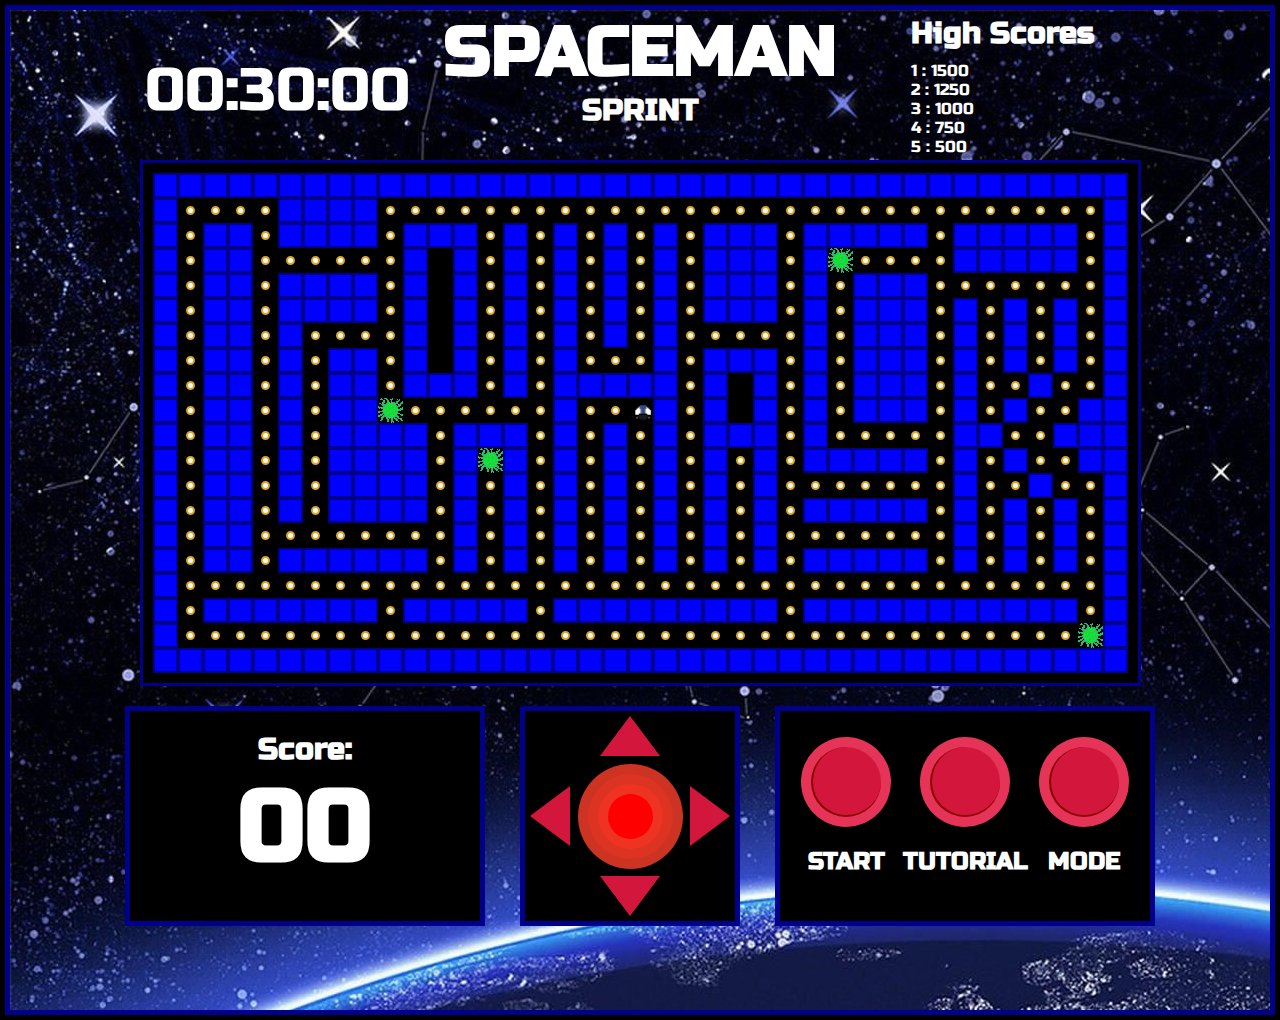
<file: index.html>
<!DOCTYPE html>
<html lang="en">
  <head>

    <link rel="preconnect" href="https://fonts.gstatic.com">
<link href="https://fonts.googleapis.com/css2?family=Russo+One&display=swap" rel="stylesheet">
    <meta charset="UTF-8" />
    <meta http-equiv="X-UA-Compatible" content="IE=edge" />
    <meta name="viewport" content="width=device-width, initial-scale=1.0" />
    <title>Document</title>
    <link rel="stylesheet" href="./style.css" />
  </head>
  <body>
    <section id="header-bar">
      <div id="left-box">

          <div class="highscore-box mode">
              <h1 class="highscore ">High Scores</h1>
              <ul>
                  <li>1 : <span class="h-score-m">7000</span></li>
                  <li>2 : <span class="h-score-m">6000</span></li>
                  <li>3 : <span class="h-score-m">5000</span></li>
                  <li>4 : <span class="h-score-m">4000</span></li>
                  <li>5 : <span class="h-score-m">3000</span></li>
              </ul>
          </div>

          <div id="clock">
            <div id="sphere">
            <span id="minDec" class="number">0</span
            ><span id="minUni" class="number">0</span><span>:</span
            ><span id="secDec" class="number">0</span
            ><span id="secUni" class="number">0</span>:<span id="milDec">0</span
            ><span id="milUni">0</span>
            </div>
          </div>

      </div>  
    

    <div id="middle-box">

        <h1 id="title">SPACEMAN</h1>

        <div id="title-box">
          <h1 id="sprint" class="">SPRINT</h1>
          <h1 id="marathon" class="mode">MARATHON</h1>
        </div>

       
    </div>

    <div id="right-box">

      <div class="highscore-box">
        <h1 class="highscore ">High Scores</h1>
          <ul>
            <li>1 : <span class="h-score-s">1500</span></li>
            <li>2 : <span class="h-score-s">1250</span></li>
            <li>3 : <span class="h-score-s">1000</span></li>
            <li>4 : <span class="h-score-s">750</span></li>
            <li>5 : <span class="h-score-s">500</span></li>
          </ul>
      </div>
      

      <div id="lives" class="mode">
        <div class="life one"></div>
        <div class="life two"></div>
        <div class="life three"></div>
      </div>

    </div>

    </section>

    <section id="sound">

      <audio src="./sound/game-start.mp3"  id="audio-start"></audio>
      <audio src="./sound/game-end.mp3" id="audio-end"></audio>
      <audio src="./sound/hit.mp3" id="audio-hit"></audio>
      <audio src="./sound/Intergalactic Odyssey.ogg" id="audio-intergalactic"></audio>
      <audio src="./sound/Interstellar Odyssey.ogg" id="audio-interstellar"></audio>


    </section>

    <section id="grid">
      <div id="PM" class="Pac-man"></div>
      <div id="ghost1" class="ghost"></div>
      <div id="ghost2" class="ghost"></div>
      <div id="ghost3" class="ghost"></div>
      <div id="ghost4" class="ghost"></div>

      <!-- row 0 -->

      <div class="grid-wall"></div>
      <div class="grid-wall"></div>
      <div class="grid-wall"></div>
      <div class="grid-wall"></div>
      <div class="grid-wall"></div>
      <div class="grid-wall"></div>
      <div class="grid-wall"></div>
      <div class="grid-wall"></div>
      <div class="grid-wall"></div>
      <div class="grid-wall"></div>
      <div class="grid-wall"></div>
      <div class="grid-wall"></div>
      <div class="grid-wall"></div>
      <div class="grid-wall"></div>
      <div class="grid-wall"></div>
      <div class="grid-wall"></div>
      <div class="grid-wall"></div>
      <div class="grid-wall"></div>
      <div class="grid-wall"></div>
      <div class="grid-wall"></div>
      <div class="grid-wall"></div>
      <div class="grid-wall"></div>
      <div class="grid-wall"></div>
      <div class="grid-wall"></div>
      <div class="grid-wall"></div>
      <div class="grid-wall"></div>
      <div class="grid-wall"></div>
      <div class="grid-wall"></div>
      <div class="grid-wall"></div>
      <div class="grid-wall"></div>
      <div class="grid-wall"></div>
      <div class="grid-wall"></div>
      <div class="grid-wall"></div>
      <div class="grid-wall"></div>
      <div class="grid-wall"></div>
      <div class="grid-wall"></div>
      <div class="grid-wall"></div>
      <div class="grid-wall"></div>
      <div class="grid-wall"></div>

      <!-- row 1 -->

      <div class="grid-wall"></div>
      <div class="grid-cell">
        <div id="p1-1" class="pill"></div>
      </div>
      <div class="grid-cell">
        <div id="p1-2" class="pill"></div>
      </div>
      <div class="grid-cell">
        <div id="p1-3" class="pill"></div>
      </div>
      <div class="grid-cell">
        <div id="p1-4" class="pill"></div>
      </div>
      <div class="grid-wall"></div>
      <div class="grid-wall"></div>
      <div class="grid-wall"></div>
      <div class="grid-wall"></div>
      <div class="grid-cell">
        <div id="p1-9" class="pill"></div>
      </div>
      <div class="grid-cell">
        <div id="p1-10" class="pill"></div>
      </div>
      <div class="grid-cell">
        <div id="p1-11" class="pill"></div>
      </div>
      <div class="grid-cell">
        <div id="p1-12" class="pill"></div>
      </div>
      <div class="grid-cell">
        <div id="p1-13" class="pill"></div>
      </div>
      <div class="grid-cell">
        <div id="p1-14" class="pill"></div>
      </div>
      <div class="grid-cell">
        <div id="p1-15" class="pill"></div>
      </div>
      <div class="grid-cell">
        <div id="p1-16" class="pill"></div>
      </div>
      <div class="grid-cell">
        <div id="p1-17" class="pill"></div>
      </div>
      <div class="grid-cell">
        <div id="p1-18" class="pill"></div>
      </div>
      <div class="grid-cell">
        <div id="p1-19" class="pill"></div>
      </div>
      <div class="grid-cell">
        <div id="p1-20" class="pill"></div>
      </div>
      <div class="grid-cell">
        <div id="p1-21" class="pill"></div>
      </div>
      <div class="grid-cell">
        <div id="p1-22" class="pill"></div>
      </div>
      <div class="grid-cell">
        <div id="p1-23" class="pill"></div>
      </div>
      <div class="grid-cell">
        <div id="p1-24" class="pill"></div>
      </div>
      <div class="grid-cell">
        <div id="p1-25" class="pill"></div>
      </div>
      <div class="grid-cell">
        <div id="p1-26" class="pill"></div>
      </div>
      <div class="grid-cell">
        <div id="p1-27" class="pill"></div>
      </div>
      <div class="grid-cell">
        <div id="p1-28" class="pill"></div>
      </div>
      <div class="grid-cell">
        <div id="p1-29" class="pill"></div>
      </div>
      <div class="grid-cell">
        <div id="p1-30" class="pill"></div>
      </div>
      <div class="grid-cell">
        <div id="p1-31" class="pill"></div>
      </div>
      <div class="grid-cell">
        <div id="p1-32" class="pill"></div>
      </div>
      <div class="grid-cell">
        <div id="p1-33" class="pill"></div>
      </div>
      <div class="grid-cell">
        <div id="p1-34" class="pill"></div>
      </div>
      <div class="grid-cell">
        <div id="p1-35" class="pill"></div>
      </div>
      <div class="grid-cell">
        <div id="p1-36" class="pill"></div>
      </div>
      <div class="grid-cell">
        <div id="p1-37" class="pill"></div>
      </div>
      <div class="grid-wall"></div>

      <!-- row 2 -->

      <div class="grid-wall"></div>
      <div class="grid-cell">
        <div id="p2-1" class="pill"></div>
      </div>
      <div class="grid-wall"></div>
      <div class="grid-wall"></div>
      <div class="grid-cell">
        <div id="p2-4" class="pill"></div>
      </div>
      <div class="grid-wall"></div>
      <div class="grid-wall"></div>
      <div class="grid-wall"></div>
      <div class="grid-wall"></div>
      <div class="grid-cell">
        <div id="p2-9" class="pill"></div>
      </div>
      <div class="grid-wall"></div>
      <div class="grid-wall"></div>
      <div class="grid-wall"></div>
      <div class="grid-cell">
        <div id="p2-13" class="pill"></div>
      </div>
      <div class="grid-wall"></div>
      <div class="grid-cell">
        <div id="p2-15" class="pill"></div>
      </div>
      <div class="grid-wall"></div>
      <div class="grid-cell">
        <div id="p2-17" class="pill"></div>
      </div>
      <div class="grid-wall"></div>
      <div class="grid-cell">
        <div id="p2-19" class="pill"></div>
      </div>
      <div class="grid-wall"></div>
      <div class="grid-cell">
        <div id="p2-21" class="pill"></div>
      </div>
      <div class="grid-wall"></div>
      <div class="grid-wall"></div>
      <div class="grid-wall"></div>
      <div class="grid-cell">
        <div id="p2-25" class="pill"></div>
      </div>
      <div class="grid-wall"></div>
      <div class="grid-wall"></div>
      <div class="grid-wall"></div>
      <div class="grid-wall"></div>
      <div class="grid-wall"></div>
      <div class="grid-cell">
        <div id="p2-31" class="pill"></div>
      </div>
      <div class="grid-wall"></div>
      <div class="grid-wall"></div>
      <div class="grid-wall"></div>
      <div class="grid-wall"></div>
      <div class="grid-wall"></div>
      <div class="grid-cell">
        <div id="p2-37" class="pill"></div>
      </div>
      <div class="grid-wall"></div>

      <!-- row 3 -->

      <div class="grid-wall"></div>
      <div class="grid-cell">
        <div id="p3-1" class="pill"></div>
      </div>
      <div class="grid-wall"></div>
      <div class="grid-wall"></div>
      <div class="grid-cell">
        <div id="p3-4" class="pill"></div>
      </div>
      <div class="grid-cell">
        <div id="p3-5" class="pill"></div>
      </div>
      <div class="grid-cell">
        <div id="p3-6" class="pill"></div>
      </div>
      <div class="grid-cell">
        <div id="p3-7" class="pill"></div>
      </div>
      <div class="grid-cell">
        <div id="p3-8" class="pill"></div>
      </div>
      <div class="grid-cell">
        <div id="p3-9" class="pill"></div>
      </div>
      <div class="grid-wall"></div>
      <div class="grid-cell">
        <div id="p3-11"></div>
      </div>
      <div class="grid-wall"></div>
      <div class="grid-cell">
        <div id="p3-13" class="pill"></div>
      </div>
      <div class="grid-wall"></div>
      <div class="grid-cell">
        <div id="p3-15" class="pill"></div>
      </div>
      <div class="grid-wall"></div>
      <div class="grid-cell">
        <div id="p3-17" class="pill"></div>
      </div>
      <div class="grid-wall"></div>
      <div class="grid-cell">
        <div id="p3-19" class="pill"></div>
      </div>
      <div class="grid-wall"></div>
      <div class="grid-cell">
        <div id="p3-21" class="pill"></div>
      </div>
      <div class="grid-wall"></div>
      <div class="grid-wall"></div>
      <div class="grid-wall"></div>
      <div class="grid-cell">
        <div id="p3-25" class="pill"></div>
      </div>
      <div class="grid-wall"></div>
      <div class="grid-cell">
        <div id="p3-27" class="pill"></div>
      </div>
      <div class="grid-cell">
        <div id="p3-28" class="pill"></div>
      </div>
      <div class="grid-cell">
        <div id="p3-29" class="pill"></div>
      </div>
      <div class="grid-cell">
        <div id="p3-30" class="pill"></div>
      </div>
      <div class="grid-cell">
        <div id="p3-31" class="pill"></div>
      </div>
      <div class="grid-wall"></div>
      <div class="grid-wall"></div>
      <div class="grid-wall"></div>
      <div class="grid-wall"></div>
      <div class="grid-wall"></div>
      <div class="grid-cell">
        <div id="p3-37" class="pill"></div>
      </div>
      <div class="grid-wall"></div>

      <!-- row 4 -->

      <div class="grid-wall"></div>
      <div class="grid-cell">
        <div id="p4-1" class="pill"></div>
      </div>
      <div class="grid-wall"></div>
      <div class="grid-wall"></div>
      <div class="grid-cell">
        <div id="p4-4" class="pill"></div>
      </div>
      <div class="grid-wall"></div>
      <div class="grid-wall"></div>
      <div class="grid-wall"></div>
      <div class="grid-wall"></div>
      <div class="grid-cell">
        <div id="p4-9" class="pill"></div>
      </div>
      <div class="grid-wall"></div>
      <div class="grid-cell">
        <div id="p4-11"></div>
      </div>
      <div class="grid-wall"></div>
      <div class="grid-cell">
        <div id="p4-13" class="pill"></div>
      </div>
      <div class="grid-wall"></div>
      <div class="grid-cell">
        <div id="p4-15" class="pill"></div>
      </div>
      <div class="grid-wall"></div>
      <div class="grid-cell">
        <div id="p4-17" class="pill"></div>
      </div>
      <div class="grid-wall"></div>
      <div class="grid-cell">
        <div id="p4-19" class="pill"></div>
      </div>
      <div class="grid-wall"></div>
      <div class="grid-cell">
        <div id="p4-21" class="pill"></div>
      </div>
      <div class="grid-wall"></div>
      <div class="grid-wall"></div>
      <div class="grid-wall"></div>
      <div class="grid-cell">
        <div id="p4-25" class="pill"></div>
      </div>
      <div class="grid-wall"></div>
      <div class="grid-cell">
        <div id="p4-27" class="pill"></div>
      </div>
      <div class="grid-wall"></div>
      <div class="grid-wall"></div>
      <div class="grid-wall"></div>
      <div class="grid-cell">
        <div id="p4-31" class="pill"></div>
      </div>
      <div class="grid-cell">
        <div id="p4-32" class="pill"></div>
      </div>
      <div class="grid-cell">
        <div id="p4-33" class="pill"></div>
      </div>
      <div class="grid-cell">
        <div id="p4-34" class="pill"></div>
      </div>
      <div class="grid-cell">
        <div id="p4-35" class="pill"></div>
      </div>
      <div class="grid-cell">
        <div id="p4-36" class="pill"></div>
      </div>
      <div class="grid-cell">
        <div id="p4-37" class="pill"></div>
      </div>
      <div class="grid-wall"></div>

      <!-- row 5 -->

      <div class="grid-wall"></div>
      <div class="grid-cell">
        <div id="p5-1" class="pill"></div>
      </div>
      <div class="grid-wall"></div>
      <div class="grid-wall"></div>
      <div class="grid-cell">
        <div id="p5-4" class="pill"></div>
      </div>
      <div class="grid-wall"></div>
      <div class="grid-wall"></div>
      <div class="grid-wall"></div>
      <div class="grid-wall"></div>
      <div class="grid-cell">
        <div id="p5-9" class="pill"></div>
      </div>
      <div class="grid-wall"></div>
      <div class="grid-cell">
        <div id="p5-11"></div>
      </div>
      <div class="grid-wall"></div>
      <div class="grid-cell">
        <div id="p5-13" class="pill"></div>
      </div>
      <div class="grid-wall"></div>
      <div class="grid-cell">
        <div id="p5-15" class="pill"></div>
      </div>
      <div class="grid-wall"></div>
      <div class="grid-cell">
        <div id="p5-17" class="pill"></div>
      </div>
      <div class="grid-wall"></div>
      <div class="grid-cell">
        <div id="p5-19" class="pill"></div>
      </div>
      <div class="grid-wall"></div>
      <div class="grid-cell">
        <div id="p5-21" class="pill"></div>
      </div>
      <div class="grid-wall"></div>
      <div class="grid-wall"></div>
      <div class="grid-wall"></div>
      <div class="grid-cell">
        <div id="p5-25" class="pill"></div>
      </div>
      <div class="grid-wall"></div>
      <div class="grid-cell">
        <div id="p5-27" class="pill"></div>
      </div>
      <div class="grid-wall"></div>
      <div class="grid-wall"></div>
      <div class="grid-wall"></div>
      <div class="grid-cell">
        <div id="p5-31" class="pill"></div>
      </div>
      <div class="grid-wall"></div>
      <div class="grid-cell">
        <div id="p5-33" class="pill"></div>
      </div>
      <div class="grid-wall"></div>
      <div class="grid-cell">
        <div id="p5-35" class="pill"></div>
      </div>
      <div class="grid-wall"></div>
      <div class="grid-cell">
        <div id="p5-37" class="pill"></div>
      </div>
      <div class="grid-wall"></div>

      <!-- row 6 -->

      <div class="grid-wall"></div>
      <div class="grid-cell">
        <div id="p6-1" class="pill"></div>
      </div>
      <div class="grid-wall"></div>
      <div class="grid-wall"></div>
      <div class="grid-cell">
        <div id="p6-4" class="pill"></div>
      </div>
      <div class="grid-wall"></div>
      <div class="grid-cell">
        <div id="p6-6" class="pill"></div>
      </div>
      <div class="grid-cell">
        <div id="p6-7" class="pill"></div>
      </div>
      <div class="grid-cell">
        <div id="p6-8" class="pill"></div>
      </div>
      <div class="grid-cell">
        <div id="p6-9" class="pill"></div>
      </div>
      <div class="grid-wall"></div>
      <div class="grid-cell">
        <div id="p6-11"></div>
      </div>
      <div class="grid-wall"></div>
      <div class="grid-cell">
        <div id="p6-13" class="pill"></div>
      </div>
      <div class="grid-wall"></div>
      <div class="grid-cell">
        <div id="p6-15" class="pill"></div>
      </div>
      <div class="grid-wall"></div>
      <div class="grid-cell">
        <div id="p6-17" class="pill"></div>
      </div>
      <div class="grid-wall"></div>
      <div class="grid-cell">
        <div id="p6-19" class="pill"></div>
      </div>
      <div class="grid-wall"></div>
      <div class="grid-cell">
        <div id="p6-21" class="pill"></div>
      </div>
      <div class="grid-cell">
        <div id="p6-22" class="pill"></div>
      </div>
      <div class="grid-cell">
        <div id="p6-23" class="pill"></div>
      </div>
      <div class="grid-cell">
        <div id="p6-24" class="pill"></div>
      </div>
      <div class="grid-cell">
        <div id="p6-25" class="pill"></div>
      </div>
      <div class="grid-wall"></div>
      <div class="grid-cell">
        <div id="p6-27" class="pill"></div>
      </div>
      <div class="grid-wall"></div>
      <div class="grid-wall"></div>
      <div class="grid-wall"></div>
      <div class="grid-cell">
        <div id="p6-31" class="pill"></div>
      </div>
      <div class="grid-wall"></div>
      <div class="grid-cell">
        <div id="p6-33" class="pill"></div>
      </div>
      <div class="grid-wall"></div>
      <div class="grid-cell">
        <div id="p6-35" class="pill"></div>
      </div>
      <div class="grid-wall"></div>
      <div class="grid-cell">
        <div id="p6-37" class="pill"></div>
      </div>
      <div class="grid-wall"></div>

      <!-- row 7 -->

      <div class="grid-wall"></div>
      <div class="grid-cell">
        <div id="p7-1" class="pill"></div>
      </div>
      <div class="grid-wall"></div>
      <div class="grid-wall"></div>
      <div class="grid-cell">
        <div id="p7-4" class="pill"></div>
      </div>
      <div class="grid-wall"></div>
      <div class="grid-cell">
        <div id="p7-6" class="pill"></div>
      </div>
      <div class="grid-wall"></div>
      <div class="grid-wall"></div>
      <div class="grid-cell">
        <div id="p7-9" class="pill"></div>
      </div>
      <div class="grid-wall"></div>
      <div class="grid-cell">
        <div id="p7-11"></div>
      </div>
      <div class="grid-wall"></div>
      <div class="grid-cell">
        <div id="p7-13" class="pill"></div>
      </div>
      <div class="grid-wall"></div>
      <div class="grid-cell">
        <div id="p7-15" class="pill"></div>
      </div>
      <div class="grid-wall"></div>
      <div class="grid-cell">
        <div id="p7-17" class="pill"></div>
      </div>
      <div class="grid-cell">
        <div id="p7-18" class="pill"></div>
      </div>
      <div class="grid-cell">
        <div id="p7-19" class="pill"></div>
      </div>
      <div class="grid-wall"></div>
      <div class="grid-cell">
        <div id="p7-21" class="pill"></div>
      </div>
      <div class="grid-wall"></div>
      <div class="grid-wall"></div>
      <div class="grid-wall"></div>
      <div class="grid-cell">
        <div id="p7-25" class="pill"></div>
      </div>
      <div class="grid-wall"></div>
      <div class="grid-cell">
        <div id="p7-27" class="pill"></div>
      </div>
      <div class="grid-wall"></div>
      <div class="grid-wall"></div>
      <div class="grid-wall"></div>
      <div class="grid-cell">
        <div id="p7-31" class="pill"></div>
      </div>
      <div class="grid-wall"></div>
      <div class="grid-cell">
        <div id="p7-33" class="pill"></div>
      </div>
      <div class="grid-wall"></div>
      <div class="grid-cell">
        <div id="p7-35" class="pill"></div>
      </div>
      <div class="grid-wall"></div>
      <div class="grid-cell">
        <div id="p7-37" class="pill"></div>
      </div>
      <div class="grid-wall"></div>

      <!-- row 8 -->

      <div class="grid-wall"></div>
      <div class="grid-cell">
        <div id="p8-1" class="pill"></div>
      </div>
      <div class="grid-wall"></div>
      <div class="grid-wall"></div>
      <div class="grid-cell">
        <div id="p8-4" class="pill"></div>
      </div>
      <div class="grid-wall"></div>
      <div class="grid-cell">
        <div id="p8-6" class="pill"></div>
      </div>
      <div class="grid-wall"></div>
      <div class="grid-wall"></div>
      <div class="grid-cell">
        <div id="p8-9" class="pill"></div>
      </div>
      <div class="grid-wall"></div>
      <div class="grid-wall"></div>
      <div class="grid-wall"></div>
      <div class="grid-cell">
        <div id="p8-13" class="pill"></div>
      </div>
      <div class="grid-wall"></div>
      <div class="grid-cell">
        <div id="p8-15" class="pill"></div>
      </div>
      <div class="grid-wall"></div>
      <div class="grid-wall"></div>
      <div class="grid-wall"></div>
      <div class="grid-wall"></div>
      <div class="grid-wall"></div>
      <div class="grid-cell">
        <div id="p8-21" class="pill"></div>
      </div>
      <div class="grid-wall"></div>
      <div class="grid-cell">
        <div id="p8-23"></div>
      </div>
      <div class="grid-wall"></div>
      <div class="grid-cell">
        <div id="p8-25" class="pill"></div>
      </div>
      <div class="grid-wall"></div>
      <div class="grid-cell">
        <div id="p8-27" class="pill"></div>
      </div>
      <div class="grid-wall"></div>
      <div class="grid-wall"></div>
      <div class="grid-wall"></div>
      <div class="grid-cell">
        <div id="p8-31" class="pill"></div>
      </div>
      <div class="grid-wall"></div>
      <div class="grid-cell">
        <div id="p8-33" class="pill"></div>
      </div>
      <div class="grid-cell">
        <div id="p8-34" class="pill"></div>
      </div>
      <div class="grid-wall"></div>
      <div class="grid-cell">
        <div id="p8-36" class="pill"></div>
      </div>
      <div class="grid-cell">
        <div id="p8-37" class="pill"></div>
      </div>
      <div class="grid-wall"></div>

      <!-- row 9 -->

      <div class="grid-wall"></div>
      <div class="grid-cell">
        <div id="p9-1" class="pill"></div>
      </div>
      <div class="grid-wall"></div>
      <div class="grid-wall"></div>
      <div class="grid-cell">
        <div id="p9-4" class="pill"></div>
      </div>
      <div class="grid-wall"></div>
      <div class="grid-cell">
        <div id="p9-6" class="pill"></div>
      </div>
      <div class="grid-wall"></div>
      <div class="grid-wall"></div>
      <div class="grid-cell">
        <div id="p9-9" class="pill"></div>
      </div>
      <div class="grid-cell">
        <div id="p9-10" class="pill"></div>
      </div>
      <div class="grid-cell">
        <div id="p9-11" class="pill"></div>
      </div>
      <div class="grid-cell">
        <div id="p9-12" class="pill"></div>
      </div>
      <div class="grid-cell">
        <div id="p9-13" class="pill"></div>
      </div>
      <div class="grid-cell">
        <div id="p9-14" class="pill"></div>
      </div>
      <div class="grid-cell">
        <div id="p9-15" class="pill"></div>
      </div>
      <div class="grid-wall"></div>
      <div class="grid-cell">
        <div id="p9-17" class="pill"></div>
      </div>
      <div class="grid-cell">
        <div id="p9-18" class="pill"></div>
      </div>
      <div class="grid-cell">
        <div id="p9-19"></div>
      </div>
      <div class="grid-wall"></div>
      <div class="grid-cell">
        <div id="p9-21" class="pill"></div>
      </div>
      <div class="grid-wall"></div>
      <div class="grid-cell">
        <div id="p9-23"></div>
      </div>
      <div class="grid-wall"></div>
      <div class="grid-cell">
        <div id="p9-25" class="pill"></div>
      </div>
      <div class="grid-wall"></div>
      <div class="grid-cell">
        <div id="p9-27" class="pill"></div>
      </div>
      <div class="grid-wall"></div>
      <div class="grid-wall"></div>
      <div class="grid-wall"></div>
      <div class="grid-cell">
        <div id="p9-31" class="pill"></div>
      </div>
      <div class="grid-wall"></div>
      <div class="grid-cell">
        <div id="p9-33" class="pill"></div>
      </div>
      <div class="grid-wall"></div>
      <div class="grid-cell">
        <div id="p9-35" class="pill"></div>
      </div>
      <div class="grid-cell">
        <div id="p9-36" class="pill"></div>
      </div>
      <div class="grid-wall"></div>
      <div class="grid-wall"></div>

      <!-- row 10 -->

      <div class="grid-wall"></div>
      <div class="grid-cell">
        <div id="p10-1" class="pill"></div>
      </div>
      <div class="grid-wall"></div>
      <div class="grid-wall"></div>
      <div class="grid-cell">
        <div id="p10-4" class="pill"></div>
      </div>
      <div class="grid-wall"></div>
      <div class="grid-cell">
        <div id="p10-6" class="pill"></div>
      </div>
      <div class="grid-wall"></div>
      <div class="grid-wall"></div>
      <div class="grid-wall"></div>
      <div class="grid-wall"></div>
      <div class="grid-cell">
        <div id="p10-11" class="pill"></div>
      </div>
      <div class="grid-wall"></div>
      <div class="grid-wall"></div>
      <div class="grid-wall"></div>
      <div class="grid-cell">
        <div id="p10-15" class="pill"></div>
      </div>
      <div class="grid-wall"></div>
      <div class="grid-cell">
        <div id="p10-17" class="pill"></div>
      </div>
      <div class="grid-wall"></div>
      <div class="grid-cell">
        <div id="p10-19" class="pill"></div>
      </div>
      <div class="grid-wall"></div>
      <div class="grid-cell">
        <div id="p10-21" class="pill"></div>
      </div>
      <div class="grid-wall"></div>
      <div class="grid-wall"></div>
      <div class="grid-wall"></div>
      <div class="grid-cell">
        <div id="p10-25" class="pill"></div>
      </div>
      <div class="grid-wall"></div>
      <div class="grid-cell">
        <div id="p10-27" class="pill"></div>
      </div>
      <div class="grid-cell">
        <div id="p10-28" class="pill"></div>
      </div>
      <div class="grid-cell">
        <div id="p10-29" class="pill"></div>
      </div>
      <div class="grid-cell">
        <div id="p10-30" class="pill"></div>
      </div>
      <div class="grid-cell">
        <div id="p10-31" class="pill"></div>
      </div>
      <div class="grid-wall"></div>
      <div class="grid-wall"></div>
      <div class="grid-cell">
        <div id="p10-34" class="pill"></div>
      </div>
      <div class="grid-cell">
        <div id="p10-35" class="pill"></div>
      </div>
      <div class="grid-wall"></div>
      <div class="grid-wall"></div>
      <div class="grid-wall"></div>

      <!-- row 11 -->

      <div class="grid-wall"></div>
      <div class="grid-cell">
        <div id="p11-1" class="pill"></div>
      </div>
      <div class="grid-wall"></div>
      <div class="grid-wall"></div>
      <div class="grid-cell">
        <div id="p11-4" class="pill"></div>
      </div>
      <div class="grid-wall"></div>
      <div class="grid-cell">
        <div id="p11-6" class="pill"></div>
      </div>
      <div class="grid-wall"></div>
      <div class="grid-wall"></div>
      <div class="grid-wall"></div>
      <div class="grid-wall"></div>
      <div class="grid-cell">
        <div id="p11-11" class="pill"></div>
      </div>
      <div class="grid-wall"></div>
      <div class="grid-cell">
        <div id="p11-13" class="pill"></div>
      </div>
      <div class="grid-wall"></div>
      <div class="grid-cell">
        <div id="p11-15" class="pill"></div>
      </div>
      <div class="grid-wall"></div>
      <div class="grid-cell">
        <div id="p11-17" class="pill"></div>
      </div>
      <div class="grid-wall"></div>
      <div class="grid-cell">
        <div id="p11-19" class="pill"></div>
      </div>
      <div class="grid-wall"></div>
      <div class="grid-cell">
        <div id="p11-21" class="pill"></div>
      </div>
      <div class="grid-wall"></div>
      <div class="grid-cell">
        <div id="p11-23" class="pill"></div>
      </div>
      <div class="grid-wall"></div>
      <div class="grid-cell">
        <div id="p11-25" class="pill"></div>
      </div>
      <div class="grid-wall"></div>
      <div class="grid-wall"></div>
      <div class="grid-wall"></div>
      <div class="grid-wall"></div>
      <div class="grid-wall"></div>
      <div class="grid-cell">
        <div id="p11-31" class="pill"></div>
      </div>
      <div class="grid-wall"></div>
      <div class="grid-cell">
        <div id="p11-33" class="pill"></div>
      </div>
      <div class="grid-wall"></div>
      <div class="grid-cell">
        <div id="p11-35" class="pill"></div>
      </div>
      <div class="grid-cell">
        <div id="p11-36" class="pill"></div>
      </div>
      <div class="grid-wall"></div>
      <div class="grid-wall"></div>

      <!-- row 12 -->

      <div class="grid-wall"></div>
      <div class="grid-cell">
        <div id="p12-1" class="pill"></div>
      </div>
      <div class="grid-wall"></div>
      <div class="grid-wall"></div>
      <div class="grid-cell">
        <div id="p12-4" class="pill"></div>
      </div>
      <div class="grid-wall"></div>
      <div class="grid-cell">
        <div id="p12-6" class="pill"></div>
      </div>
      <div class="grid-wall"></div>
      <div class="grid-wall"></div>
      <div class="grid-wall"></div>
      <div class="grid-wall"></div>
      <div class="grid-cell">
        <div id="p12-11" class="pill"></div>
      </div>
      <div class="grid-wall"></div>
      <div class="grid-cell">
        <div id="p12-13" class="pill"></div>
      </div>
      <div class="grid-wall"></div>
      <div class="grid-cell">
        <div id="p12-15" class="pill"></div>
      </div>
      <div class="grid-wall"></div>
      <div class="grid-cell">
        <div id="p12-17" class="pill"></div>
      </div>
      <div class="grid-wall"></div>
      <div class="grid-cell">
        <div id="p12-19" class="pill"></div>
      </div>
      <div class="grid-wall"></div>
      <div class="grid-cell">
        <div id="p12-21" class="pill"></div>
      </div>
      <div class="grid-wall"></div>
      <div class="grid-cell">
        <div id="p12-23" class="pill"></div>
      </div>
      <div class="grid-wall"></div>
      <div class="grid-cell">
        <div id="p12-25" class="pill"></div>
      </div>
      <div class="grid-cell">
        <div id="p12-26" class="pill"></div>
      </div>
      <div class="grid-cell">
        <div id="p12-27" class="pill"></div>
      </div>
      <div class="grid-cell">
        <div id="p12-28" class="pill"></div>
      </div>
      <div class="grid-cell">
        <div id="p12-29" class="pill"></div>
      </div>
      <div class="grid-cell">
        <div id="p12-30" class="pill"></div>
      </div>
      <div class="grid-cell">
        <div id="p12-31" class="pill"></div>
      </div>
      <div class="grid-wall"></div>
      <div class="grid-cell">
        <div id="p12-33" class="pill"></div>
      </div>
      <div class="grid-cell">
        <div id="p12-34" class="pill"></div>
      </div>
      <div class="grid-wall"></div>
      <div class="grid-cell">
        <div id="p12-36" class="pill"></div>
      </div>
      <div class="grid-cell">
        <div id="p12-37" class="pill"></div>
      </div>
      <div class="grid-wall"></div>

      <!-- row 13 -->

      <div class="grid-wall"></div>
      <div class="grid-cell">
        <div id="p13-1" class="pill"></div>
      </div>
      <div class="grid-wall"></div>
      <div class="grid-wall"></div>
      <div class="grid-cell">
        <div id="p13-4" class="pill"></div>
      </div>
      <div class="grid-wall"></div>
      <div class="grid-cell">
        <div id="p13-6" class="pill"></div>
      </div>
      <div class="grid-wall"></div>
      <div class="grid-wall"></div>
      <div class="grid-wall"></div>
      <div class="grid-wall"></div>
      <div class="grid-cell">
        <div id="p13-11" class="pill"></div>
      </div>
      <div class="grid-wall"></div>
      <div class="grid-cell">
        <div id="p13-13" class="pill"></div>
      </div>
      <div class="grid-wall"></div>
      <div class="grid-cell">
        <div id="p13-15" class="pill"></div>
      </div>
      <div class="grid-wall"></div>
      <div class="grid-cell">
        <div id="p13-17" class="pill"></div>
      </div>
      <div class="grid-wall"></div>
      <div class="grid-cell">
        <div id="p13-19" class="pill"></div>
      </div>
      <div class="grid-wall"></div>
      <div class="grid-cell">
        <div id="p13-21" class="pill"></div>
      </div>
      <div class="grid-wall"></div>
      <div class="grid-cell">
        <div id="p13-23" class="pill"></div>
      </div>
      <div class="grid-wall"></div>
      <div class="grid-cell">
        <div id="p13-25" class="pill"></div>
      </div>
      <div class="grid-wall"></div>
      <div class="grid-wall"></div>
      <div class="grid-wall"></div>
      <div class="grid-wall"></div>
      <div class="grid-wall"></div>
      <div class="grid-cell">
        <div id="p13-31" class="pill"></div>
      </div>
      <div class="grid-wall"></div>
      <div class="grid-cell">
        <div id="p13-33" class="pill"></div>
      </div>
      <div class="grid-wall"></div>
      <div class="grid-cell">
        <div id="p13-35" class="pill"></div>
      </div>
      <div class="grid-wall"></div>
      <div class="grid-cell">
        <div id="p13-37" class="pill"></div>
      </div>
      <div class="grid-wall"></div>

      <!-- row 14 -->

      <div class="grid-wall"></div>
      <div class="grid-cell">
        <div id="p14-1" class="pill"></div>
      </div>
      <div class="grid-wall"></div>
      <div class="grid-wall"></div>
      <div class="grid-cell">
        <div id="p14-4" class="pill"></div>
      </div>
      <div class="grid-cell">
        <div id="p14-5" class="pill"></div>
      </div>
      <div class="grid-cell">
        <div id="p14-6" class="pill"></div>
      </div>
      <div class="grid-cell">
        <div id="p14-7" class="pill"></div>
      </div>
      <div class="grid-cell">
        <div id="p14-8" class="pill"></div>
      </div>
      <div class="grid-cell">
        <div id="p14-9" class="pill"></div>
      </div>
      <div class="grid-cell">
        <div id="p14-10" class="pill"></div>
      </div>
      <div class="grid-cell">
        <div id="p14-11" class="pill"></div>
      </div>
      <div class="grid-wall"></div>
      <div class="grid-cell">
        <div id="p14-13" class="pill"></div>
      </div>
      <div class="grid-wall"></div>
      <div class="grid-cell">
        <div id="p14-15" class="pill"></div>
      </div>
      <div class="grid-wall"></div>
      <div class="grid-cell">
        <div id="p14-17" class="pill"></div>
      </div>
      <div class="grid-wall"></div>
      <div class="grid-cell">
        <div id="p14-19" class="pill"></div>
      </div>
      <div class="grid-wall"></div>
      <div class="grid-cell">
        <div id="p14-21" class="pill"></div>
      </div>
      <div class="grid-wall"></div>
      <div class="grid-cell">
        <div id="p14-23" class="pill"></div>
      </div>
      <div class="grid-wall"></div>
      <div class="grid-cell">
        <div id="p14-25" class="pill"></div>
      </div>
      <div class="grid-cell">
        <div id="p14-26" class="pill"></div>
      </div>
      <div class="grid-cell">
        <div id="p14-27" class="pill"></div>
      </div>
      <div class="grid-cell">
        <div id="p14-28" class="pill"></div>
      </div>
      <div class="grid-cell">
        <div id="p14-29" class="pill"></div>
      </div>
      <div class="grid-cell">
        <div id="p14-30" class="pill"></div>
      </div>
      <div class="grid-cell">
        <div id="p14-31" class="pill"></div>
      </div>
      <div class="grid-wall"></div>
      <div class="grid-cell">
        <div id="p14-33" class="pill"></div>
      </div>
      <div class="grid-wall"></div>
      <div class="grid-cell">
        <div id="p14-35" class="pill"></div>
      </div>
      <div class="grid-wall"></div>
      <div class="grid-cell">
        <div id="p14-37" class="pill"></div>
      </div>
      <div class="grid-wall"></div>

      <!-- row 15 -->

      <div class="grid-wall"></div>
      <div class="grid-cell">
        <div id="p15-1" class="pill"></div>
      </div>
      <div class="grid-wall"></div>
      <div class="grid-wall"></div>
      <div class="grid-cell">
        <div id="p15-4" class="pill"></div>
      </div>
      <div class="grid-wall"></div>
      <div class="grid-wall"></div>
      <div class="grid-wall"></div>
      <div class="grid-wall"></div>
      <div class="grid-wall"></div>
      <div class="grid-wall"></div>
      <div class="grid-cell">
        <div id="p15-11" class="pill"></div>
      </div>
      <div class="grid-wall"></div>
      <div class="grid-cell">
        <div id="p15-13" class="pill"></div>
      </div>
      <div class="grid-wall"></div>
      <div class="grid-cell">
        <div id="p15-15" class="pill"></div>
      </div>
      <div class="grid-wall"></div>
      <div class="grid-cell">
        <div id="p15-17" class="pill"></div>
      </div>
      <div class="grid-wall"></div>
      <div class="grid-cell">
        <div id="p15-19" class="pill"></div>
      </div>
      <div class="grid-wall"></div>
      <div class="grid-cell">
        <div id="p15-21" class="pill"></div>
      </div>
      <div class="grid-wall"></div>
      <div class="grid-cell">
        <div id="p15-23" class="pill"></div>
      </div>
      <div class="grid-wall"></div>
      <div class="grid-cell">
        <div id="p15-25" class="pill"></div>
      </div>
      <div class="grid-wall"></div>
      <div class="grid-wall"></div>
      <div class="grid-wall"></div>
      <div class="grid-wall"></div>
      <div class="grid-wall"></div>
      <div class="grid-cell">
        <div id="p15-31" class="pill"></div>
      </div>
      <div class="grid-wall"></div>
      <div class="grid-cell">
        <div id="p15-33" class="pill"></div>
      </div>
      <div class="grid-wall"></div>
      <div class="grid-cell">
        <div id="p15-35" class="pill"></div>
      </div>
      <div class="grid-wall"></div>
      <div class="grid-cell">
        <div id="p15-37" class="pill"></div>
      </div>
      <div class="grid-wall"></div>

      <!-- row 16 -->

      <div class="grid-wall"></div>
      <div class="grid-cell">
        <div id="p16-1" class="pill"></div>
      </div>
      <div class="grid-cell">
        <div id="p16-2" class="pill"></div>
      </div>
      <div class="grid-cell">
        <div id="p16-3" class="pill"></div>
      </div>
      <div class="grid-cell">
        <div id="p16-4" class="pill"></div>
      </div>
      <div class="grid-cell">
        <div id="p16-5" class="pill"></div>
      </div>
      <div class="grid-cell">
        <div id="p16-6" class="pill"></div>
      </div>
      <div class="grid-cell">
        <div id="p16-7" class="pill"></div>
      </div>
      <div class="grid-cell">
        <div id="p16-8" class="pill"></div>
      </div>
      <div class="grid-cell">
        <div id="p16-9" class="pill"></div>
      </div>
      <div class="grid-cell">
        <div id="p16-10" class="pill"></div>
      </div>
      <div class="grid-cell">
        <div id="p16-11" class="pill"></div>
      </div>
      <div class="grid-cell">
        <div id="p16-12" class="pill"></div>
      </div>
      <div class="grid-cell">
        <div id="p16-13" class="pill"></div>
      </div>
      <div class="grid-cell">
        <div id="p16-14" class="pill"></div>
      </div>
      <div class="grid-cell">
        <div id="p16-15" class="pill"></div>
      </div>
      <div class="grid-cell">
        <div id="p16-16" class="pill"></div>
      </div>
      <div class="grid-cell">
        <div id="p16-17" class="pill"></div>
      </div>
      <div class="grid-cell">
        <div id="p16-18" class="pill"></div>
      </div>
      <div class="grid-cell">
        <div id="p16-19" class="pill"></div>
      </div>
      <div class="grid-cell">
        <div id="p16-20" class="pill"></div>
      </div>
      <div class="grid-cell">
        <div id="p16-21" class="pill"></div>
      </div>
      <div class="grid-cell">
        <div id="p16-22" class="pill"></div>
      </div>
      <div class="grid-cell">
        <div id="p16-23" class="pill"></div>
      </div>
      <div class="grid-cell">
        <div id="p16-24" class="pill"></div>
      </div>
      <div class="grid-cell">
        <div id="p16-25" class="pill"></div>
      </div>
      <div class="grid-cell">
        <div id="p16-26" class="pill"></div>
      </div>
      <div class="grid-cell">
        <div id="p16-27" class="pill"></div>
      </div>
      <div class="grid-cell">
        <div id="p16-28" class="pill"></div>
      </div>
      <div class="grid-cell">
        <div id="p16-29" class="pill"></div>
      </div>
      <div class="grid-cell">
        <div id="p16-30" class="pill"></div>
      </div>
      <div class="grid-cell">
        <div id="p16-31" class="pill"></div>
      </div>
      <div class="grid-cell">
        <div id="p16-32" class="pill"></div>
      </div>
      <div class="grid-cell">
        <div id="p16-33" class="pill"></div>
      </div>
      <div class="grid-cell">
        <div id="p16-34" class="pill"></div>
      </div>
      <div class="grid-cell">
        <div id="p16-35" class="pill"></div>
      </div>
      <div class="grid-cell">
        <div id="p16-36" class="pill"></div>
      </div>
      <div class="grid-cell">
        <div id="p16-37" class="pill"></div>
      </div>
      <div class="grid-wall"></div>

      <!-- row 17 -->

      <div class="grid-wall"></div>
      <div class="grid-cell">
        <div id="p17-1" class="pill"></div>
      </div>
      <div class="grid-wall"></div>
      <div class="grid-wall"></div>
      <div class="grid-wall"></div>
      <div class="grid-wall"></div>
      <div class="grid-wall"></div>
      <div class="grid-wall"></div>
      <div class="grid-wall"></div>
      <div class="grid-cell">
        <div id="p17-9" class="pill"></div>
      </div>
      <div class="grid-wall"></div>
      <div class="grid-wall"></div>
      <div class="grid-wall"></div>
      <div class="grid-wall"></div>
      <div class="grid-wall"></div>
      <div class="grid-cell">
        <div id="p17-15" class="pill"></div>
      </div>
      <div class="grid-wall"></div>
      <div class="grid-wall"></div>
      <div class="grid-wall"></div>
      <div class="grid-wall"></div>
      <div class="grid-wall"></div>
      <div class="grid-wall"></div>
      <div class="grid-wall"></div>
      <div class="grid-wall"></div>
      <div class="grid-wall"></div>
      <div class="grid-cell">
        <div id="p17-25" class="pill"></div>
      </div>
      <div class="grid-wall"></div>
      <div class="grid-wall"></div>
      <div class="grid-wall"></div>
      <div class="grid-wall"></div>
      <div class="grid-wall"></div>
      <div class="grid-wall"></div>
      <div class="grid-wall"></div>
      <div class="grid-wall"></div>
      <div class="grid-wall"></div>
      <div class="grid-wall"></div>
      <div class="grid-wall"></div>
      <div class="grid-cell">
        <div id="p17-37" class="pill"></div>
      </div>
      <div class="grid-wall"></div>

      <!-- row 18 -->

      <div class="grid-wall"></div>
      <div class="grid-cell">
        <div id="p18-1" class="pill"></div>
      </div>
      <div class="grid-cell">
        <div id="p18-2" class="pill"></div>
      </div>
      <div class="grid-cell">
        <div id="p18-3" class="pill"></div>
      </div>
      <div class="grid-cell">
        <div id="p18-4" class="pill"></div>
      </div>
      <div class="grid-cell">
        <div id="p18-5" class="pill"></div>
      </div>
      <div class="grid-cell">
        <div id="p18-6" class="pill"></div>
      </div>
      <div class="grid-cell">
        <div id="p18-7" class="pill"></div>
      </div>
      <div class="grid-cell">
        <div id="p18-8" class="pill"></div>
      </div>
      <div class="grid-cell">
        <div id="p18-9" class="pill"></div>
      </div>
      <div class="grid-cell">
        <div id="p18-10" class="pill"></div>
      </div>
      <div class="grid-cell">
        <div id="p18-11" class="pill"></div>
      </div>
      <div class="grid-cell">
        <div id="p18-12" class="pill"></div>
      </div>
      <div class="grid-cell">
        <div id="p18-13" class="pill"></div>
      </div>
      <div class="grid-cell">
        <div id="p18-14" class="pill"></div>
      </div>
      <div class="grid-cell">
        <div id="p18-15" class="pill"></div>
      </div>
      <div class="grid-cell">
        <div id="p18-16" class="pill"></div>
      </div>
      <div class="grid-cell">
        <div id="p18-17" class="pill"></div>
      </div>
      <div class="grid-cell">
        <div id="p18-18" class="pill"></div>
      </div>
      <div class="grid-cell">
        <div id="p18-19" class="pill"></div>
      </div>
      <div class="grid-cell">
        <div id="p18-20" class="pill"></div>
      </div>
      <div class="grid-cell">
        <div id="p18-21" class="pill"></div>
      </div>
      <div class="grid-cell">
        <div id="p18-22" class="pill"></div>
      </div>
      <div class="grid-cell">
        <div id="p18-23" class="pill"></div>
      </div>
      <div class="grid-cell">
        <div id="p18-24" class="pill"></div>
      </div>
      <div class="grid-cell">
        <div id="p18-25" class="pill"></div>
      </div>
      <div class="grid-cell">
        <div id="p18-26" class="pill"></div>
      </div>
      <div class="grid-cell">
        <div id="p18-27" class="pill"></div>
      </div>
      <div class="grid-cell">
        <div id="p18-28" class="pill"></div>
      </div>
      <div class="grid-cell">
        <div id="p18-29" class="pill"></div>
      </div>
      <div class="grid-cell">
        <div id="p18-30" class="pill"></div>
      </div>
      <div class="grid-cell">
        <div id="p18-31" class="pill"></div>
      </div>
      <div class="grid-cell">
        <div id="p18-32" class="pill"></div>
      </div>
      <div class="grid-cell">
        <div id="p18-33" class="pill"></div>
      </div>
      <div class="grid-cell">
        <div id="p18-34" class="pill"></div>
      </div>
      <div class="grid-cell">
        <div id="p18-35" class="pill"></div>
      </div>
      <div class="grid-cell">
        <div id="p18-36" class="pill"></div>
      </div>
      <div class="grid-cell">
        <div id="p18-37" class="pill"></div>
      </div>
      <div class="grid-wall"></div>

      <!-- row 19 -->

      <div class="grid-wall"></div>
      <div class="grid-wall"></div>
      <div class="grid-wall"></div>
      <div class="grid-wall"></div>
      <div class="grid-wall"></div>
      <div class="grid-wall"></div>
      <div class="grid-wall"></div>
      <div class="grid-wall"></div>
      <div class="grid-wall"></div>
      <div class="grid-wall"></div>
      <div class="grid-wall"></div>
      <div class="grid-wall"></div>
      <div class="grid-wall"></div>
      <div class="grid-wall"></div>
      <div class="grid-wall"></div>
      <div class="grid-wall"></div>
      <div class="grid-wall"></div>
      <div class="grid-wall"></div>
      <div class="grid-wall"></div>
      <div class="grid-wall"></div>
      <div class="grid-wall"></div>
      <div class="grid-wall"></div>
      <div class="grid-wall"></div>
      <div class="grid-wall"></div>
      <div class="grid-wall"></div>
      <div class="grid-wall"></div>
      <div class="grid-wall"></div>
      <div class="grid-wall"></div>
      <div class="grid-wall"></div>
      <div class="grid-wall"></div>
      <div class="grid-wall"></div>
      <div class="grid-wall"></div>
      <div class="grid-wall"></div>
      <div class="grid-wall"></div>
      <div class="grid-wall"></div>
      <div class="grid-wall"></div>
      <div class="grid-wall"></div>
      <div class="grid-wall"></div>
      <div class="grid-wall"></div>
    </section>

    <!-- Beginning of tutorial -->

    <section id="tutorial" class="popup-tut">
      <div class="content">
        <h1 id="titleTut">TUTORIAL</h1>
        <ul class="tut-text">
          <li>Spaceman's space craft has been overrun by enemy aliens and they've destroyed the ship...
            Spaceman needs to take an escape pod outta there but they need energy to run... Help Spaceman
            collect as much energy as possible so he can shoot off into the stars to safety.</li>
          <li>
            In SPRINT mode you have 3 MINUTES to get off the ship. collect as much energy as you can in the time limit
            to
            give Spaceman the best chance of escape... WATCH OUT FOR THOSE EVIL ALIENS! Hitting one of these guys will
            knock
            you back to the start and lose you some precious points.
          </li>
          <li>
            In MARATHON mode you have all the time you can handle but Spaceman is not invincible... make your way round
            the ship
            collecting all the energy you can, but be wary... The Aliens are angry and once you've collected each lot of
            energy
            they're only going to get angrier... And faster... YOU ONLY HAVE 3 LIVES SO BE CAREFUL AND GOOD LUCK!
          </li>


         
          <li>Hit START below to have a practice run... Once you're ready, head back to the main screen, chose between SPRINT or MARATHON by pressing the MODE button and once you're ready to go
            hit START and begin... GO GET SPACEMAN OUTTA THERE AND GET THAT HIGHSCORE!
          </li>
        </ul>

        <section id="grid-tut" class="grid">
          <div id="PMTut" class="Pac-man"></div>
          <div id="ghostTut" class="ghost"></div>

          <!-- row 0 -->

          <div class="grid-wall-tut"></div>
          <div class="grid-wall-tut"></div>
          <div class="grid-wall-tut"></div>
          <div class="grid-wall-tut"></div>
          <div class="grid-wall-tut"></div>
          <div class="grid-wall-tut"></div>
          <div class="grid-wall-tut"></div>
          <div class="grid-wall-tut"></div>
          <div class="grid-wall-tut"></div>
          <div class="grid-wall-tut"></div>

          <!-- row 1 -->

          <div class="grid-wall-tut"></div>
          <div class="grid-cell-tut">
            <div id="t1-1" class="pillTut"></div>
          </div>
          <div class="grid-cell-tut">
            <div id="t1-2" class="pillTut"></div>
          </div>
          <div class="grid-cell-tut">
            <div id="t1-3" class="pillTut"></div>
          </div>
          <div class="grid-cell-tut">
            <div id="t1-4" class="start"></div>
          </div>
          <div class="grid-cell-tut">
            <div id="t1-5" class="pillTut"></div>
          </div>
          <div class="grid-cell-tut">
            <div id="t1-6" class="pillTut"></div>
          </div>
          <div class="grid-cell-tut">
            <div id="t1-7" class="pillTut"></div>
          </div>
          <div class="grid-cell-tut">
            <div id="t1-8" class="pillTut"></div>
          </div>
          <div class="grid-wall-tut"></div>

          <!-- row 2 -->

          <div class="grid-wall-tut"></div>
          <div class="grid-cell-tut">
            <div id="t2-1" class="pillTut"></div>
          </div>
          <div class="grid-wall-tut"></div>
          <div class="grid-wall-tut"></div>
          <div class="grid-wall-tut"></div>
          <div class="grid-wall-tut"></div>
          <div class="grid-wall-tut"></div>
          <div class="grid-wall-tut"></div>
          <div class="grid-cell-tut">
            <div id="t2-8" class="pillTut"></div>
          </div>
          <div class="grid-wall-tut"></div>

          <!-- row 3 -->

          <div class="grid-wall-tut"></div>
          <div class="grid-cell-tut">
            <div id="t3-1" class="pillTut"></div>
          </div>
          <div class="grid-wall-tut"></div>
          <div class="grid-wall-tut"></div>
          <div class="grid-wall-tut"></div>
          <div class="grid-wall-tut"></div>
          <div class="grid-wall-tut"></div>
          <div class="grid-wall-tut"></div>
          <div class="grid-cell-tut">
            <div id="t3-8" class="pillTut"></div>
          </div>
          <div class="grid-wall-tut"></div>

          <!-- row 4 -->

          <div class="grid-wall-tut"></div>
          <div class="grid-cell-tut">
            <div id="t4-1" class="pillTut"></div>
          </div>
          <div class="grid-wall-tut"></div>
          <div class="grid-wall-tut"></div>
          <div class="grid-wall-tut"></div>
          <div class="grid-wall-tut"></div>
          <div class="grid-wall-tut"></div>
          <div class="grid-wall-tut"></div>
          <div class="grid-cell-tut">
            <div id="t4-8" class="pillTut"></div>
          </div>
          <div class="grid-wall-tut"></div>

          <!-- row 5 -->

          <div class="grid-wall-tut"></div>
          <div class="grid-cell-tut">
            <div id="t5-1" class="pillTut"></div>
          </div>
          <div class="grid-wall-tut"></div>
          <div class="grid-wall-tut"></div>
          <div class="grid-wall-tut"></div>
          <div class="grid-wall-tut"></div>
          <div class="grid-wall-tut"></div>
          <div class="grid-wall-tut"></div>
          <div class="grid-cell-tut">
            <div id="t5-8" class="pillTut"></div>
          </div>
          <div class="grid-wall-tut"></div>

          <!-- row 6 -->

          <div class="grid-wall-tut"></div>
          <div class="grid-cell-tut">
            <div id="t6-1" class="pillTut"></div>
          </div>
          <div class="grid-wall-tut"></div>
          <div class="grid-wall-tut"></div>
          <div class="grid-wall-tut"></div>
          <div class="grid-wall-tut"></div>
          <div class="grid-wall-tut"></div>
          <div class="grid-wall-tut"></div>
          <div class="grid-cell-tut">
            <div id="t6-8" class="pillTut"></div>
          </div>
          <div class="grid-wall-tut"></div>

          <!-- row 7 -->

          <div class="grid-wall-tut"></div>
          <div class="grid-cell-tut">
            <div id="t7-1" class="pillTut"></div>
          </div>
          <div class="grid-wall-tut"></div>
          <div class="grid-wall-tut"></div>
          <div class="grid-wall-tut"></div>
          <div class="grid-wall-tut"></div>
          <div class="grid-wall-tut"></div>
          <div class="grid-wall-tut"></div>
          <div class="grid-cell-tut">
            <div id="t7-8" class="pillTut"></div>
          </div>
          <div class="grid-wall-tut"></div>

          <!-- row 8 -->

          <div class="grid-wall-tut"></div>
          <div class="grid-cell-tut">
            <div id="t8-1" class="pillTut"></div>
          </div>
          <div class="grid-cell-tut">
            <div id="t8-2" class="pillTut"></div>
          </div>
          <div class="grid-cell-tut">
            <div id="t8-3" class="pillTut"></div>
          </div>
          <div class="grid-cell-tut">
            <div id="t8-4" class="pillTut"></div>
          </div>
          <div class="grid-cell-tut">
            <div id="t8-5" class="pillTut"></div>
          </div>
          <div class="grid-cell-tut">
            <div id="t8-6" class="pillTut"></div>
          </div>
          <div class="grid-cell-tut">
            <div id="t8-7" class="pillTut"></div>
          </div>
          <div class="grid-cell-tut">
            <div id="t8-8" class="pillTut"></div>
          </div>
          <div class="grid-wall-tut"></div>

          <!-- row 9 -->

          <div class="grid-wall-tut"></div>
          <div class="grid-wall-tut"></div>
          <div class="grid-wall-tut"></div>
          <div class="grid-wall-tut"></div>
          <div class="grid-wall-tut"></div>
          <div class="grid-wall-tut"></div>
          <div class="grid-wall-tut"></div>
          <div class="grid-wall-tut"></div>
          <div class="grid-wall-tut"></div>
          <div class="grid-wall-tut"></div>
        </section>

        <div id="buttons-tut">
          <div id="tut" class="bbox">
            <div class="button-outer">
              <button id="got-it" class="btn"></button>
            </div>
            <h2>GOT IT</h2>
          </div>

          <h2 class="score-head-tut">Score: <span id="scoreTut">00</span></h2>

          <div id="sta" class="bbox">
            <div class="button-outer">
              <button id="startTut" class="btn"></button>
            </div>
            <h2>START</h2>
          </div>
        </div>
      </div>
    </section>

    <!-- End of tutorial -->

    <section id="buttons">
      <h2 class="score-head">Score: <span id="score">00</span></h2>

      <div id="controls">
        <div class="arrow-box-left">
          <div class="left"></div>
        </div>
        <div class="arrow-box-right">
          <div class="right"></div>
        </div>
        <div class="box-joystick">
          <div id="joystick" class=""></div>
          <div id="stick"></div>
        </div>
        <div class="arrow-box-up">
          <div class="up"></div>
        </div>
        <div class="arrow-box-down">
          <div class="down"></div>
        </div>
      </div>
      <div id="button-panel">
        <div id="sta" class="bbox">
          <div class="button-outer">
            <button id="start" class="btn"></button>
          </div>
          <h2>START</h2>
        </div>

        <div id="tut" class="bbox">
          <div class="button-outer">
            <button id="tutorial-button" class="btn"></button>
          </div>
          <h2>TUTORIAL</h2>
        </div>

        <div id="mode" class="bbox">
          <div class="button-outer">
            <button id="mode-button" class="btn"></button>
          </div>
          <h2>MODE</h2>
        </div>
      </div>
    </section>

    <div id="game-over" class="popup">
      <div class="content">
        <h1 id="go-text">GAME OVER</h1>
        <p>you scored:</p>
        <p id="score-text"></p>
        
        <div id="try" class="bbox">
          <div class="button-outer">
            <button class="btn"></button>
          </div>
          <h2>TRY AGAIN</h2>
        </div>
      </div>
    </div>

    <script type="module" src="./movement.js"></script>
  </body>
</html>
</file>
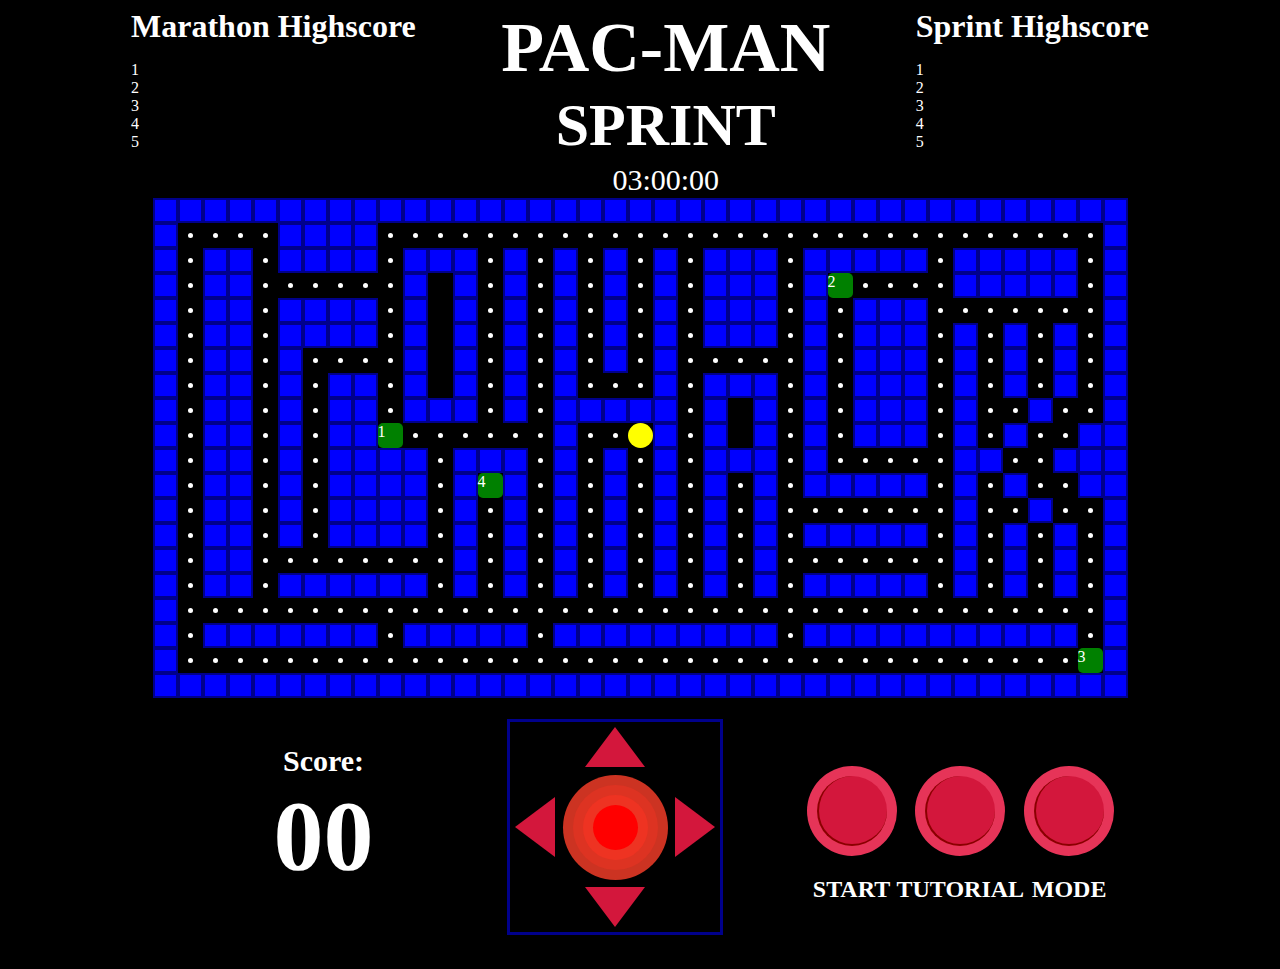
<file: main-game/index.html>
<!DOCTYPE html>
<html lang="en">
  <head>
    <meta charset="UTF-8" />
    <meta http-equiv="X-UA-Compatible" content="IE=edge" />
    <meta name="viewport" content="width=device-width, initial-scale=1.0" />
    <title>Document</title>
    <link rel="stylesheet" href="./style.css" />
  </head>
  <body>
    <section id="header-bar">

    <div class="highscore-box">
        <h1 class="highscore">Marathon Highscore</h1>
        <ul>
            <li>1</li>
            <li>2</li>
            <li>3</li>
            <li>4</li>
            <li>5</li>
        </ul>
    </div>
    

    <div class="middle-box">

        <h1 id="title">PAC-MAN</h1>

        <div id="title-box">
        <h1 id="sprint" class="">SPRINT</h1>
        <h1 id="marathon" class="mode">MARATHON</h1>
        
        </div>

        <div id="score-timer">
        <div id="clock">
            <div id="sphere">
            <span id="minDec" class="number">0</span
            ><span id="minUni" class="number">0</span><span>:</span
            ><span id="secDec" class="number">0</span
            ><span id="secUni" class="number">0</span>:<span id="milDec">0</span
            ><span id="milUni">0</span>
            </div>
        </div>
        </div>
    </div>

    <div class="highscore-box">
    <h1 class="highscore">Sprint Highscore</h1>
        <ul>
            <li>1</li>
            <li>2</li>
            <li>3</li>
            <li>4</li>
            <li>5</li>
        </ul>
    
    
    </div>

    </section>

    <section id="grid">
      <div id="PM" class="Pac-man"></div>
      <div id="ghost1" class="ghost">1</div>
      <div id="ghost2" class="ghost">2</div>
      <div id="ghost3" class="ghost">3</div>
      <div id="ghost4" class="ghost">4</div>

      <!-- row 0 -->

      <div class="grid-wall"></div>
      <div class="grid-wall"></div>
      <div class="grid-wall"></div>
      <div class="grid-wall"></div>
      <div class="grid-wall"></div>
      <div class="grid-wall"></div>
      <div class="grid-wall"></div>
      <div class="grid-wall"></div>
      <div class="grid-wall"></div>
      <div class="grid-wall"></div>
      <div class="grid-wall"></div>
      <div class="grid-wall"></div>
      <div class="grid-wall"></div>
      <div class="grid-wall"></div>
      <div class="grid-wall"></div>
      <div class="grid-wall"></div>
      <div class="grid-wall"></div>
      <div class="grid-wall"></div>
      <div class="grid-wall"></div>
      <div class="grid-wall"></div>
      <div class="grid-wall"></div>
      <div class="grid-wall"></div>
      <div class="grid-wall"></div>
      <div class="grid-wall"></div>
      <div class="grid-wall"></div>
      <div class="grid-wall"></div>
      <div class="grid-wall"></div>
      <div class="grid-wall"></div>
      <div class="grid-wall"></div>
      <div class="grid-wall"></div>
      <div class="grid-wall"></div>
      <div class="grid-wall"></div>
      <div class="grid-wall"></div>
      <div class="grid-wall"></div>
      <div class="grid-wall"></div>
      <div class="grid-wall"></div>
      <div class="grid-wall"></div>
      <div class="grid-wall"></div>
      <div class="grid-wall"></div>

      <!-- row 1 -->

      <div class="grid-wall"></div>
      <div class="grid-cell">
        <div id="p1-1" class="pill"></div>
      </div>
      <div class="grid-cell">
        <div id="p1-2" class="pill"></div>
      </div>
      <div class="grid-cell">
        <div id="p1-3" class="pill"></div>
      </div>
      <div class="grid-cell">
        <div id="p1-4" class="pill"></div>
      </div>
      <div class="grid-wall"></div>
      <div class="grid-wall"></div>
      <div class="grid-wall"></div>
      <div class="grid-wall"></div>
      <div class="grid-cell">
        <div id="p1-9" class="pill"></div>
      </div>
      <div class="grid-cell">
        <div id="p1-10" class="pill"></div>
      </div>
      <div class="grid-cell">
        <div id="p1-11" class="pill"></div>
      </div>
      <div class="grid-cell">
        <div id="p1-12" class="pill"></div>
      </div>
      <div class="grid-cell">
        <div id="p1-13" class="pill"></div>
      </div>
      <div class="grid-cell">
        <div id="p1-14" class="pill"></div>
      </div>
      <div class="grid-cell">
        <div id="p1-15" class="pill"></div>
      </div>
      <div class="grid-cell">
        <div id="p1-16" class="pill"></div>
      </div>
      <div class="grid-cell">
        <div id="p1-17" class="pill"></div>
      </div>
      <div class="grid-cell">
        <div id="p1-18" class="pill"></div>
      </div>
      <div class="grid-cell">
        <div id="p1-19" class="pill"></div>
      </div>
      <div class="grid-cell">
        <div id="p1-20" class="pill"></div>
      </div>
      <div class="grid-cell">
        <div id="p1-21" class="pill"></div>
      </div>
      <div class="grid-cell">
        <div id="p1-22" class="pill"></div>
      </div>
      <div class="grid-cell">
        <div id="p1-23" class="pill"></div>
      </div>
      <div class="grid-cell">
        <div id="p1-24" class="pill"></div>
      </div>
      <div class="grid-cell">
        <div id="p1-25" class="pill"></div>
      </div>
      <div class="grid-cell">
        <div id="p1-26" class="pill"></div>
      </div>
      <div class="grid-cell">
        <div id="p1-27" class="pill"></div>
      </div>
      <div class="grid-cell">
        <div id="p1-28" class="pill"></div>
      </div>
      <div class="grid-cell">
        <div id="p1-29" class="pill"></div>
      </div>
      <div class="grid-cell">
        <div id="p1-30" class="pill"></div>
      </div>
      <div class="grid-cell">
        <div id="p1-31" class="pill"></div>
      </div>
      <div class="grid-cell">
        <div id="p1-32" class="pill"></div>
      </div>
      <div class="grid-cell">
        <div id="p1-33" class="pill"></div>
      </div>
      <div class="grid-cell">
        <div id="p1-34" class="pill"></div>
      </div>
      <div class="grid-cell">
        <div id="p1-35" class="pill"></div>
      </div>
      <div class="grid-cell">
        <div id="p1-36" class="pill"></div>
      </div>
      <div class="grid-cell">
        <div id="p1-37" class="pill"></div>
      </div>
      <div class="grid-wall"></div>

      <!-- row 2 -->

      <div class="grid-wall"></div>
      <div class="grid-cell">
        <div id="p2-1" class="pill"></div>
      </div>
      <div class="grid-wall"></div>
      <div class="grid-wall"></div>
      <div class="grid-cell">
        <div id="p2-4" class="pill"></div>
      </div>
      <div class="grid-wall"></div>
      <div class="grid-wall"></div>
      <div class="grid-wall"></div>
      <div class="grid-wall"></div>
      <div class="grid-cell">
        <div id="p2-9" class="pill"></div>
      </div>
      <div class="grid-wall"></div>
      <div class="grid-wall"></div>
      <div class="grid-wall"></div>
      <div class="grid-cell">
        <div id="p2-13" class="pill"></div>
      </div>
      <div class="grid-wall"></div>
      <div class="grid-cell">
        <div id="p2-15" class="pill"></div>
      </div>
      <div class="grid-wall"></div>
      <div class="grid-cell">
        <div id="p2-17" class="pill"></div>
      </div>
      <div class="grid-wall"></div>
      <div class="grid-cell">
        <div id="p2-19" class="pill"></div>
      </div>
      <div class="grid-wall"></div>
      <div class="grid-cell">
        <div id="p2-21" class="pill"></div>
      </div>
      <div class="grid-wall"></div>
      <div class="grid-wall"></div>
      <div class="grid-wall"></div>
      <div class="grid-cell">
        <div id="p2-25" class="pill"></div>
      </div>
      <div class="grid-wall"></div>
      <div class="grid-wall"></div>
      <div class="grid-wall"></div>
      <div class="grid-wall"></div>
      <div class="grid-wall"></div>
      <div class="grid-cell">
        <div id="p2-31" class="pill"></div>
      </div>
      <div class="grid-wall"></div>
      <div class="grid-wall"></div>
      <div class="grid-wall"></div>
      <div class="grid-wall"></div>
      <div class="grid-wall"></div>
      <div class="grid-cell">
        <div id="p2-37" class="pill"></div>
      </div>
      <div class="grid-wall"></div>

      <!-- row 3 -->

      <div class="grid-wall"></div>
      <div class="grid-cell">
        <div id="p3-1" class="pill"></div>
      </div>
      <div class="grid-wall"></div>
      <div class="grid-wall"></div>
      <div class="grid-cell">
        <div id="p3-4" class="pill"></div>
      </div>
      <div class="grid-cell">
        <div id="p3-5" class="pill"></div>
      </div>
      <div class="grid-cell">
        <div id="p3-6" class="pill"></div>
      </div>
      <div class="grid-cell">
        <div id="p3-7" class="pill"></div>
      </div>
      <div class="grid-cell">
        <div id="p3-8" class="pill"></div>
      </div>
      <div class="grid-cell">
        <div id="p3-9" class="pill"></div>
      </div>
      <div class="grid-wall"></div>
      <div class="grid-cell">
        <div id="p3-11"></div>
      </div>
      <div class="grid-wall"></div>
      <div class="grid-cell">
        <div id="p3-13" class="pill"></div>
      </div>
      <div class="grid-wall"></div>
      <div class="grid-cell">
        <div id="p3-15" class="pill"></div>
      </div>
      <div class="grid-wall"></div>
      <div class="grid-cell">
        <div id="p3-17" class="pill"></div>
      </div>
      <div class="grid-wall"></div>
      <div class="grid-cell">
        <div id="p3-19" class="pill"></div>
      </div>
      <div class="grid-wall"></div>
      <div class="grid-cell">
        <div id="p3-21" class="pill"></div>
      </div>
      <div class="grid-wall"></div>
      <div class="grid-wall"></div>
      <div class="grid-wall"></div>
      <div class="grid-cell">
        <div id="p3-25" class="pill"></div>
      </div>
      <div class="grid-wall"></div>
      <div class="grid-cell">
        <div id="p3-27" class="pill"></div>
      </div>
      <div class="grid-cell">
        <div id="p3-28" class="pill"></div>
      </div>
      <div class="grid-cell">
        <div id="p3-29" class="pill"></div>
      </div>
      <div class="grid-cell">
        <div id="p3-30" class="pill"></div>
      </div>
      <div class="grid-cell">
        <div id="p3-31" class="pill"></div>
      </div>
      <div class="grid-wall"></div>
      <div class="grid-wall"></div>
      <div class="grid-wall"></div>
      <div class="grid-wall"></div>
      <div class="grid-wall"></div>
      <div class="grid-cell">
        <div id="p3-37" class="pill"></div>
      </div>
      <div class="grid-wall"></div>

      <!-- row 4 -->

      <div class="grid-wall"></div>
      <div class="grid-cell">
        <div id="p4-1" class="pill"></div>
      </div>
      <div class="grid-wall"></div>
      <div class="grid-wall"></div>
      <div class="grid-cell">
        <div id="p4-4" class="pill"></div>
      </div>
      <div class="grid-wall"></div>
      <div class="grid-wall"></div>
      <div class="grid-wall"></div>
      <div class="grid-wall"></div>
      <div class="grid-cell">
        <div id="p4-9" class="pill"></div>
      </div>
      <div class="grid-wall"></div>
      <div class="grid-cell">
        <div id="p4-11"></div>
      </div>
      <div class="grid-wall"></div>
      <div class="grid-cell">
        <div id="p4-13" class="pill"></div>
      </div>
      <div class="grid-wall"></div>
      <div class="grid-cell">
        <div id="p4-15" class="pill"></div>
      </div>
      <div class="grid-wall"></div>
      <div class="grid-cell">
        <div id="p4-17" class="pill"></div>
      </div>
      <div class="grid-wall"></div>
      <div class="grid-cell">
        <div id="p4-19" class="pill"></div>
      </div>
      <div class="grid-wall"></div>
      <div class="grid-cell">
        <div id="p4-21" class="pill"></div>
      </div>
      <div class="grid-wall"></div>
      <div class="grid-wall"></div>
      <div class="grid-wall"></div>
      <div class="grid-cell">
        <div id="p4-25" class="pill"></div>
      </div>
      <div class="grid-wall"></div>
      <div class="grid-cell">
        <div id="p4-27" class="pill"></div>
      </div>
      <div class="grid-wall"></div>
      <div class="grid-wall"></div>
      <div class="grid-wall"></div>
      <div class="grid-cell">
        <div id="p4-31" class="pill"></div>
      </div>
      <div class="grid-cell">
        <div id="p4-32" class="pill"></div>
      </div>
      <div class="grid-cell">
        <div id="p4-33" class="pill"></div>
      </div>
      <div class="grid-cell">
        <div id="p4-34" class="pill"></div>
      </div>
      <div class="grid-cell">
        <div id="p4-35" class="pill"></div>
      </div>
      <div class="grid-cell">
        <div id="p4-36" class="pill"></div>
      </div>
      <div class="grid-cell">
        <div id="p4-37" class="pill"></div>
      </div>
      <div class="grid-wall"></div>

      <!-- row 5 -->

      <div class="grid-wall"></div>
      <div class="grid-cell">
        <div id="p5-1" class="pill"></div>
      </div>
      <div class="grid-wall"></div>
      <div class="grid-wall"></div>
      <div class="grid-cell">
        <div id="p5-4" class="pill"></div>
      </div>
      <div class="grid-wall"></div>
      <div class="grid-wall"></div>
      <div class="grid-wall"></div>
      <div class="grid-wall"></div>
      <div class="grid-cell">
        <div id="p5-9" class="pill"></div>
      </div>
      <div class="grid-wall"></div>
      <div class="grid-cell">
        <div id="p5-11"></div>
      </div>
      <div class="grid-wall"></div>
      <div class="grid-cell">
        <div id="p5-13" class="pill"></div>
      </div>
      <div class="grid-wall"></div>
      <div class="grid-cell">
        <div id="p5-15" class="pill"></div>
      </div>
      <div class="grid-wall"></div>
      <div class="grid-cell">
        <div id="p5-17" class="pill"></div>
      </div>
      <div class="grid-wall"></div>
      <div class="grid-cell">
        <div id="p5-19" class="pill"></div>
      </div>
      <div class="grid-wall"></div>
      <div class="grid-cell">
        <div id="p5-21" class="pill"></div>
      </div>
      <div class="grid-wall"></div>
      <div class="grid-wall"></div>
      <div class="grid-wall"></div>
      <div class="grid-cell">
        <div id="p5-25" class="pill"></div>
      </div>
      <div class="grid-wall"></div>
      <div class="grid-cell">
        <div id="p5-27" class="pill"></div>
      </div>
      <div class="grid-wall"></div>
      <div class="grid-wall"></div>
      <div class="grid-wall"></div>
      <div class="grid-cell">
        <div id="p5-31" class="pill"></div>
      </div>
      <div class="grid-wall"></div>
      <div class="grid-cell">
        <div id="p5-33" class="pill"></div>
      </div>
      <div class="grid-wall"></div>
      <div class="grid-cell">
        <div id="p5-35" class="pill"></div>
      </div>
      <div class="grid-wall"></div>
      <div class="grid-cell">
        <div id="p5-37" class="pill"></div>
      </div>
      <div class="grid-wall"></div>

      <!-- row 6 -->

      <div class="grid-wall"></div>
      <div class="grid-cell">
        <div id="p6-1" class="pill"></div>
      </div>
      <div class="grid-wall"></div>
      <div class="grid-wall"></div>
      <div class="grid-cell">
        <div id="p6-4" class="pill"></div>
      </div>
      <div class="grid-wall"></div>
      <div class="grid-cell">
        <div id="p6-6" class="pill"></div>
      </div>
      <div class="grid-cell">
        <div id="p6-7" class="pill"></div>
      </div>
      <div class="grid-cell">
        <div id="p6-8" class="pill"></div>
      </div>
      <div class="grid-cell">
        <div id="p6-9" class="pill"></div>
      </div>
      <div class="grid-wall"></div>
      <div class="grid-cell">
        <div id="p6-11"></div>
      </div>
      <div class="grid-wall"></div>
      <div class="grid-cell">
        <div id="p6-13" class="pill"></div>
      </div>
      <div class="grid-wall"></div>
      <div class="grid-cell">
        <div id="p6-15" class="pill"></div>
      </div>
      <div class="grid-wall"></div>
      <div class="grid-cell">
        <div id="p6-17" class="pill"></div>
      </div>
      <div class="grid-wall"></div>
      <div class="grid-cell">
        <div id="p6-19" class="pill"></div>
      </div>
      <div class="grid-wall"></div>
      <div class="grid-cell">
        <div id="p6-21" class="pill"></div>
      </div>
      <div class="grid-cell">
        <div id="p6-22" class="pill"></div>
      </div>
      <div class="grid-cell">
        <div id="p6-23" class="pill"></div>
      </div>
      <div class="grid-cell">
        <div id="p6-24" class="pill"></div>
      </div>
      <div class="grid-cell">
        <div id="p6-25" class="pill"></div>
      </div>
      <div class="grid-wall"></div>
      <div class="grid-cell">
        <div id="p6-27" class="pill"></div>
      </div>
      <div class="grid-wall"></div>
      <div class="grid-wall"></div>
      <div class="grid-wall"></div>
      <div class="grid-cell">
        <div id="p6-31" class="pill"></div>
      </div>
      <div class="grid-wall"></div>
      <div class="grid-cell">
        <div id="p6-33" class="pill"></div>
      </div>
      <div class="grid-wall"></div>
      <div class="grid-cell">
        <div id="p6-35" class="pill"></div>
      </div>
      <div class="grid-wall"></div>
      <div class="grid-cell">
        <div id="p6-37" class="pill"></div>
      </div>
      <div class="grid-wall"></div>

      <!-- row 7 -->

      <div class="grid-wall"></div>
      <div class="grid-cell">
        <div id="p7-1" class="pill"></div>
      </div>
      <div class="grid-wall"></div>
      <div class="grid-wall"></div>
      <div class="grid-cell">
        <div id="p7-4" class="pill"></div>
      </div>
      <div class="grid-wall"></div>
      <div class="grid-cell">
        <div id="p7-6" class="pill"></div>
      </div>
      <div class="grid-wall"></div>
      <div class="grid-wall"></div>
      <div class="grid-cell">
        <div id="p7-9" class="pill"></div>
      </div>
      <div class="grid-wall"></div>
      <div class="grid-cell">
        <div id="p7-11"></div>
      </div>
      <div class="grid-wall"></div>
      <div class="grid-cell">
        <div id="p7-13" class="pill"></div>
      </div>
      <div class="grid-wall"></div>
      <div class="grid-cell">
        <div id="p7-15" class="pill"></div>
      </div>
      <div class="grid-wall"></div>
      <div class="grid-cell">
        <div id="p7-17" class="pill"></div>
      </div>
      <div class="grid-cell">
        <div id="p7-18" class="pill"></div>
      </div>
      <div class="grid-cell">
        <div id="p7-19" class="pill"></div>
      </div>
      <div class="grid-wall"></div>
      <div class="grid-cell">
        <div id="p7-21" class="pill"></div>
      </div>
      <div class="grid-wall"></div>
      <div class="grid-wall"></div>
      <div class="grid-wall"></div>
      <div class="grid-cell">
        <div id="p7-25" class="pill"></div>
      </div>
      <div class="grid-wall"></div>
      <div class="grid-cell">
        <div id="p7-27" class="pill"></div>
      </div>
      <div class="grid-wall"></div>
      <div class="grid-wall"></div>
      <div class="grid-wall"></div>
      <div class="grid-cell">
        <div id="p7-31" class="pill"></div>
      </div>
      <div class="grid-wall"></div>
      <div class="grid-cell">
        <div id="p7-33" class="pill"></div>
      </div>
      <div class="grid-wall"></div>
      <div class="grid-cell">
        <div id="p7-35" class="pill"></div>
      </div>
      <div class="grid-wall"></div>
      <div class="grid-cell">
        <div id="p7-37" class="pill"></div>
      </div>
      <div class="grid-wall"></div>

      <!-- row 8 -->

      <div class="grid-wall"></div>
      <div class="grid-cell">
        <div id="p8-1" class="pill"></div>
      </div>
      <div class="grid-wall"></div>
      <div class="grid-wall"></div>
      <div class="grid-cell">
        <div id="p8-4" class="pill"></div>
      </div>
      <div class="grid-wall"></div>
      <div class="grid-cell">
        <div id="p8-6" class="pill"></div>
      </div>
      <div class="grid-wall"></div>
      <div class="grid-wall"></div>
      <div class="grid-cell">
        <div id="p8-9" class="pill"></div>
      </div>
      <div class="grid-wall"></div>
      <div class="grid-wall"></div>
      <div class="grid-wall"></div>
      <div class="grid-cell">
        <div id="p8-13" class="pill"></div>
      </div>
      <div class="grid-wall"></div>
      <div class="grid-cell">
        <div id="p8-15" class="pill"></div>
      </div>
      <div class="grid-wall"></div>
      <div class="grid-wall"></div>
      <div class="grid-wall"></div>
      <div class="grid-wall"></div>
      <div class="grid-wall"></div>
      <div class="grid-cell">
        <div id="p8-21" class="pill"></div>
      </div>
      <div class="grid-wall"></div>
      <div class="grid-cell">
        <div id="p8-23"></div>
      </div>
      <div class="grid-wall"></div>
      <div class="grid-cell">
        <div id="p8-25" class="pill"></div>
      </div>
      <div class="grid-wall"></div>
      <div class="grid-cell">
        <div id="p8-27" class="pill"></div>
      </div>
      <div class="grid-wall"></div>
      <div class="grid-wall"></div>
      <div class="grid-wall"></div>
      <div class="grid-cell">
        <div id="p8-31" class="pill"></div>
      </div>
      <div class="grid-wall"></div>
      <div class="grid-cell">
        <div id="p8-33" class="pill"></div>
      </div>
      <div class="grid-cell">
        <div id="p8-34" class="pill"></div>
      </div>
      <div class="grid-wall"></div>
      <div class="grid-cell">
        <div id="p8-36" class="pill"></div>
      </div>
      <div class="grid-cell">
        <div id="p8-37" class="pill"></div>
      </div>
      <div class="grid-wall"></div>

      <!-- row 9 -->

      <div class="grid-wall"></div>
      <div class="grid-cell">
        <div id="p9-1" class="pill"></div>
      </div>
      <div class="grid-wall"></div>
      <div class="grid-wall"></div>
      <div class="grid-cell">
        <div id="p9-4" class="pill"></div>
      </div>
      <div class="grid-wall"></div>
      <div class="grid-cell">
        <div id="p9-6" class="pill"></div>
      </div>
      <div class="grid-wall"></div>
      <div class="grid-wall"></div>
      <div class="grid-cell">
        <div id="p9-9" class="pill"></div>
      </div>
      <div class="grid-cell">
        <div id="p9-10" class="pill"></div>
      </div>
      <div class="grid-cell">
        <div id="p9-11" class="pill"></div>
      </div>
      <div class="grid-cell">
        <div id="p9-12" class="pill"></div>
      </div>
      <div class="grid-cell">
        <div id="p9-13" class="pill"></div>
      </div>
      <div class="grid-cell">
        <div id="p9-14" class="pill"></div>
      </div>
      <div class="grid-cell">
        <div id="p9-15" class="pill"></div>
      </div>
      <div class="grid-wall"></div>
      <div class="grid-cell">
        <div id="p9-17" class="pill"></div>
      </div>
      <div class="grid-cell">
        <div id="p9-18" class="pill"></div>
      </div>
      <div class="grid-cell">
        <div id="p9-19"></div>
      </div>
      <div class="grid-wall"></div>
      <div class="grid-cell">
        <div id="p9-21" class="pill"></div>
      </div>
      <div class="grid-wall"></div>
      <div class="grid-cell">
        <div id="p9-23"></div>
      </div>
      <div class="grid-wall"></div>
      <div class="grid-cell">
        <div id="p9-25" class="pill"></div>
      </div>
      <div class="grid-wall"></div>
      <div class="grid-cell">
        <div id="p9-27" class="pill"></div>
      </div>
      <div class="grid-wall"></div>
      <div class="grid-wall"></div>
      <div class="grid-wall"></div>
      <div class="grid-cell">
        <div id="p9-31" class="pill"></div>
      </div>
      <div class="grid-wall"></div>
      <div class="grid-cell">
        <div id="p9-33" class="pill"></div>
      </div>
      <div class="grid-wall"></div>
      <div class="grid-cell">
        <div id="p9-35" class="pill"></div>
      </div>
      <div class="grid-cell">
        <div id="p9-36" class="pill"></div>
      </div>
      <div class="grid-wall"></div>
      <div class="grid-wall"></div>

      <!-- row 10 -->

      <div class="grid-wall"></div>
      <div class="grid-cell">
        <div id="p10-1" class="pill"></div>
      </div>
      <div class="grid-wall"></div>
      <div class="grid-wall"></div>
      <div class="grid-cell">
        <div id="p10-4" class="pill"></div>
      </div>
      <div class="grid-wall"></div>
      <div class="grid-cell">
        <div id="p10-6" class="pill"></div>
      </div>
      <div class="grid-wall"></div>
      <div class="grid-wall"></div>
      <div class="grid-wall"></div>
      <div class="grid-wall"></div>
      <div class="grid-cell">
        <div id="p10-11" class="pill"></div>
      </div>
      <div class="grid-wall"></div>
      <div class="grid-wall"></div>
      <div class="grid-wall"></div>
      <div class="grid-cell">
        <div id="p10-15" class="pill"></div>
      </div>
      <div class="grid-wall"></div>
      <div class="grid-cell">
        <div id="p10-17" class="pill"></div>
      </div>
      <div class="grid-wall"></div>
      <div class="grid-cell">
        <div id="p10-19" class="pill"></div>
      </div>
      <div class="grid-wall"></div>
      <div class="grid-cell">
        <div id="p10-21" class="pill"></div>
      </div>
      <div class="grid-wall"></div>
      <div class="grid-wall"></div>
      <div class="grid-wall"></div>
      <div class="grid-cell">
        <div id="p10-25" class="pill"></div>
      </div>
      <div class="grid-wall"></div>
      <div class="grid-cell">
        <div id="p10-27" class="pill"></div>
      </div>
      <div class="grid-cell">
        <div id="p10-28" class="pill"></div>
      </div>
      <div class="grid-cell">
        <div id="p10-29" class="pill"></div>
      </div>
      <div class="grid-cell">
        <div id="p10-30" class="pill"></div>
      </div>
      <div class="grid-cell">
        <div id="p10-31" class="pill"></div>
      </div>
      <div class="grid-wall"></div>
      <div class="grid-wall"></div>
      <div class="grid-cell">
        <div id="p10-34" class="pill"></div>
      </div>
      <div class="grid-cell">
        <div id="p10-35" class="pill"></div>
      </div>
      <div class="grid-wall"></div>
      <div class="grid-wall"></div>
      <div class="grid-wall"></div>

      <!-- row 11 -->

      <div class="grid-wall"></div>
      <div class="grid-cell">
        <div id="p11-1" class="pill"></div>
      </div>
      <div class="grid-wall"></div>
      <div class="grid-wall"></div>
      <div class="grid-cell">
        <div id="p11-4" class="pill"></div>
      </div>
      <div class="grid-wall"></div>
      <div class="grid-cell">
        <div id="p11-6" class="pill"></div>
      </div>
      <div class="grid-wall"></div>
      <div class="grid-wall"></div>
      <div class="grid-wall"></div>
      <div class="grid-wall"></div>
      <div class="grid-cell">
        <div id="p11-11" class="pill"></div>
      </div>
      <div class="grid-wall"></div>
      <div class="grid-cell">
        <div id="p11-13" class="pill"></div>
      </div>
      <div class="grid-wall"></div>
      <div class="grid-cell">
        <div id="p11-15" class="pill"></div>
      </div>
      <div class="grid-wall"></div>
      <div class="grid-cell">
        <div id="p11-17" class="pill"></div>
      </div>
      <div class="grid-wall"></div>
      <div class="grid-cell">
        <div id="p11-19" class="pill"></div>
      </div>
      <div class="grid-wall"></div>
      <div class="grid-cell">
        <div id="p11-21" class="pill"></div>
      </div>
      <div class="grid-wall"></div>
      <div class="grid-cell">
        <div id="p11-23" class="pill"></div>
      </div>
      <div class="grid-wall"></div>
      <div class="grid-cell">
        <div id="p11-25" class="pill"></div>
      </div>
      <div class="grid-wall"></div>
      <div class="grid-wall"></div>
      <div class="grid-wall"></div>
      <div class="grid-wall"></div>
      <div class="grid-wall"></div>
      <div class="grid-cell">
        <div id="p11-31" class="pill"></div>
      </div>
      <div class="grid-wall"></div>
      <div class="grid-cell">
        <div id="p11-33" class="pill"></div>
      </div>
      <div class="grid-wall"></div>
      <div class="grid-cell">
        <div id="p11-35" class="pill"></div>
      </div>
      <div class="grid-cell">
        <div id="p11-36" class="pill"></div>
      </div>
      <div class="grid-wall"></div>
      <div class="grid-wall"></div>

      <!-- row 12 -->

      <div class="grid-wall"></div>
      <div class="grid-cell">
        <div id="p12-1" class="pill"></div>
      </div>
      <div class="grid-wall"></div>
      <div class="grid-wall"></div>
      <div class="grid-cell">
        <div id="p12-4" class="pill"></div>
      </div>
      <div class="grid-wall"></div>
      <div class="grid-cell">
        <div id="p12-6" class="pill"></div>
      </div>
      <div class="grid-wall"></div>
      <div class="grid-wall"></div>
      <div class="grid-wall"></div>
      <div class="grid-wall"></div>
      <div class="grid-cell">
        <div id="p12-11" class="pill"></div>
      </div>
      <div class="grid-wall"></div>
      <div class="grid-cell">
        <div id="p12-13" class="pill"></div>
      </div>
      <div class="grid-wall"></div>
      <div class="grid-cell">
        <div id="p12-15" class="pill"></div>
      </div>
      <div class="grid-wall"></div>
      <div class="grid-cell">
        <div id="p12-17" class="pill"></div>
      </div>
      <div class="grid-wall"></div>
      <div class="grid-cell">
        <div id="p12-19" class="pill"></div>
      </div>
      <div class="grid-wall"></div>
      <div class="grid-cell">
        <div id="p12-21" class="pill"></div>
      </div>
      <div class="grid-wall"></div>
      <div class="grid-cell">
        <div id="p12-23" class="pill"></div>
      </div>
      <div class="grid-wall"></div>
      <div class="grid-cell">
        <div id="p12-25" class="pill"></div>
      </div>
      <div class="grid-cell">
        <div id="p12-26" class="pill"></div>
      </div>
      <div class="grid-cell">
        <div id="p12-27" class="pill"></div>
      </div>
      <div class="grid-cell">
        <div id="p12-28" class="pill"></div>
      </div>
      <div class="grid-cell">
        <div id="p12-29" class="pill"></div>
      </div>
      <div class="grid-cell">
        <div id="p12-30" class="pill"></div>
      </div>
      <div class="grid-cell">
        <div id="p12-31" class="pill"></div>
      </div>
      <div class="grid-wall"></div>
      <div class="grid-cell">
        <div id="p12-33" class="pill"></div>
      </div>
      <div class="grid-cell">
        <div id="p12-34" class="pill"></div>
      </div>
      <div class="grid-wall"></div>
      <div class="grid-cell">
        <div id="p12-36" class="pill"></div>
      </div>
      <div class="grid-cell">
        <div id="p12-37" class="pill"></div>
      </div>
      <div class="grid-wall"></div>

      <!-- row 13 -->

      <div class="grid-wall"></div>
      <div class="grid-cell">
        <div id="p13-1" class="pill"></div>
      </div>
      <div class="grid-wall"></div>
      <div class="grid-wall"></div>
      <div class="grid-cell">
        <div id="p13-4" class="pill"></div>
      </div>
      <div class="grid-wall"></div>
      <div class="grid-cell">
        <div id="p13-6" class="pill"></div>
      </div>
      <div class="grid-wall"></div>
      <div class="grid-wall"></div>
      <div class="grid-wall"></div>
      <div class="grid-wall"></div>
      <div class="grid-cell">
        <div id="p13-11" class="pill"></div>
      </div>
      <div class="grid-wall"></div>
      <div class="grid-cell">
        <div id="p13-13" class="pill"></div>
      </div>
      <div class="grid-wall"></div>
      <div class="grid-cell">
        <div id="p13-15" class="pill"></div>
      </div>
      <div class="grid-wall"></div>
      <div class="grid-cell">
        <div id="p13-17" class="pill"></div>
      </div>
      <div class="grid-wall"></div>
      <div class="grid-cell">
        <div id="p13-19" class="pill"></div>
      </div>
      <div class="grid-wall"></div>
      <div class="grid-cell">
        <div id="p13-21" class="pill"></div>
      </div>
      <div class="grid-wall"></div>
      <div class="grid-cell">
        <div id="p13-23" class="pill"></div>
      </div>
      <div class="grid-wall"></div>
      <div class="grid-cell">
        <div id="p13-25" class="pill"></div>
      </div>
      <div class="grid-wall"></div>
      <div class="grid-wall"></div>
      <div class="grid-wall"></div>
      <div class="grid-wall"></div>
      <div class="grid-wall"></div>
      <div class="grid-cell">
        <div id="p13-31" class="pill"></div>
      </div>
      <div class="grid-wall"></div>
      <div class="grid-cell">
        <div id="p13-33" class="pill"></div>
      </div>
      <div class="grid-wall"></div>
      <div class="grid-cell">
        <div id="p13-35" class="pill"></div>
      </div>
      <div class="grid-wall"></div>
      <div class="grid-cell">
        <div id="p13-37" class="pill"></div>
      </div>
      <div class="grid-wall"></div>

      <!-- row 14 -->

      <div class="grid-wall"></div>
      <div class="grid-cell">
        <div id="p14-1" class="pill"></div>
      </div>
      <div class="grid-wall"></div>
      <div class="grid-wall"></div>
      <div class="grid-cell">
        <div id="p14-4" class="pill"></div>
      </div>
      <div class="grid-cell">
        <div id="p14-5" class="pill"></div>
      </div>
      <div class="grid-cell">
        <div id="p14-6" class="pill"></div>
      </div>
      <div class="grid-cell">
        <div id="p14-7" class="pill"></div>
      </div>
      <div class="grid-cell">
        <div id="p14-8" class="pill"></div>
      </div>
      <div class="grid-cell">
        <div id="p14-9" class="pill"></div>
      </div>
      <div class="grid-cell">
        <div id="p14-10" class="pill"></div>
      </div>
      <div class="grid-cell">
        <div id="p14-11" class="pill"></div>
      </div>
      <div class="grid-wall"></div>
      <div class="grid-cell">
        <div id="p14-13" class="pill"></div>
      </div>
      <div class="grid-wall"></div>
      <div class="grid-cell">
        <div id="p14-15" class="pill"></div>
      </div>
      <div class="grid-wall"></div>
      <div class="grid-cell">
        <div id="p14-17" class="pill"></div>
      </div>
      <div class="grid-wall"></div>
      <div class="grid-cell">
        <div id="p14-19" class="pill"></div>
      </div>
      <div class="grid-wall"></div>
      <div class="grid-cell">
        <div id="p14-21" class="pill"></div>
      </div>
      <div class="grid-wall"></div>
      <div class="grid-cell">
        <div id="p14-23" class="pill"></div>
      </div>
      <div class="grid-wall"></div>
      <div class="grid-cell">
        <div id="p14-25" class="pill"></div>
      </div>
      <div class="grid-cell">
        <div id="p14-26" class="pill"></div>
      </div>
      <div class="grid-cell">
        <div id="p14-27" class="pill"></div>
      </div>
      <div class="grid-cell">
        <div id="p14-28" class="pill"></div>
      </div>
      <div class="grid-cell">
        <div id="p14-29" class="pill"></div>
      </div>
      <div class="grid-cell">
        <div id="p14-30" class="pill"></div>
      </div>
      <div class="grid-cell">
        <div id="p14-31" class="pill"></div>
      </div>
      <div class="grid-wall"></div>
      <div class="grid-cell">
        <div id="p14-33" class="pill"></div>
      </div>
      <div class="grid-wall"></div>
      <div class="grid-cell">
        <div id="p14-35" class="pill"></div>
      </div>
      <div class="grid-wall"></div>
      <div class="grid-cell">
        <div id="p14-37" class="pill"></div>
      </div>
      <div class="grid-wall"></div>

      <!-- row 15 -->

      <div class="grid-wall"></div>
      <div class="grid-cell">
        <div id="p15-1" class="pill"></div>
      </div>
      <div class="grid-wall"></div>
      <div class="grid-wall"></div>
      <div class="grid-cell">
        <div id="p15-4" class="pill"></div>
      </div>
      <div class="grid-wall"></div>
      <div class="grid-wall"></div>
      <div class="grid-wall"></div>
      <div class="grid-wall"></div>
      <div class="grid-wall"></div>
      <div class="grid-wall"></div>
      <div class="grid-cell">
        <div id="p15-11" class="pill"></div>
      </div>
      <div class="grid-wall"></div>
      <div class="grid-cell">
        <div id="p15-13" class="pill"></div>
      </div>
      <div class="grid-wall"></div>
      <div class="grid-cell">
        <div id="p15-15" class="pill"></div>
      </div>
      <div class="grid-wall"></div>
      <div class="grid-cell">
        <div id="p15-17" class="pill"></div>
      </div>
      <div class="grid-wall"></div>
      <div class="grid-cell">
        <div id="p15-19" class="pill"></div>
      </div>
      <div class="grid-wall"></div>
      <div class="grid-cell">
        <div id="p15-21" class="pill"></div>
      </div>
      <div class="grid-wall"></div>
      <div class="grid-cell">
        <div id="p15-23" class="pill"></div>
      </div>
      <div class="grid-wall"></div>
      <div class="grid-cell">
        <div id="p15-25" class="pill"></div>
      </div>
      <div class="grid-wall"></div>
      <div class="grid-wall"></div>
      <div class="grid-wall"></div>
      <div class="grid-wall"></div>
      <div class="grid-wall"></div>
      <div class="grid-cell">
        <div id="p15-31" class="pill"></div>
      </div>
      <div class="grid-wall"></div>
      <div class="grid-cell">
        <div id="p15-33" class="pill"></div>
      </div>
      <div class="grid-wall"></div>
      <div class="grid-cell">
        <div id="p15-35" class="pill"></div>
      </div>
      <div class="grid-wall"></div>
      <div class="grid-cell">
        <div id="p15-37" class="pill"></div>
      </div>
      <div class="grid-wall"></div>

      <!-- row 16 -->

      <div class="grid-wall"></div>
      <div class="grid-cell">
        <div id="p16-1" class="pill"></div>
      </div>
      <div class="grid-cell">
        <div id="p16-2" class="pill"></div>
      </div>
      <div class="grid-cell">
        <div id="p16-3" class="pill"></div>
      </div>
      <div class="grid-cell">
        <div id="p16-4" class="pill"></div>
      </div>
      <div class="grid-cell">
        <div id="p16-5" class="pill"></div>
      </div>
      <div class="grid-cell">
        <div id="p16-6" class="pill"></div>
      </div>
      <div class="grid-cell">
        <div id="p16-7" class="pill"></div>
      </div>
      <div class="grid-cell">
        <div id="p16-8" class="pill"></div>
      </div>
      <div class="grid-cell">
        <div id="p16-9" class="pill"></div>
      </div>
      <div class="grid-cell">
        <div id="p16-10" class="pill"></div>
      </div>
      <div class="grid-cell">
        <div id="p16-11" class="pill"></div>
      </div>
      <div class="grid-cell">
        <div id="p16-12" class="pill"></div>
      </div>
      <div class="grid-cell">
        <div id="p16-13" class="pill"></div>
      </div>
      <div class="grid-cell">
        <div id="p16-14" class="pill"></div>
      </div>
      <div class="grid-cell">
        <div id="p16-15" class="pill"></div>
      </div>
      <div class="grid-cell">
        <div id="p16-16" class="pill"></div>
      </div>
      <div class="grid-cell">
        <div id="p16-17" class="pill"></div>
      </div>
      <div class="grid-cell">
        <div id="p16-18" class="pill"></div>
      </div>
      <div class="grid-cell">
        <div id="p16-19" class="pill"></div>
      </div>
      <div class="grid-cell">
        <div id="p16-20" class="pill"></div>
      </div>
      <div class="grid-cell">
        <div id="p16-21" class="pill"></div>
      </div>
      <div class="grid-cell">
        <div id="p16-22" class="pill"></div>
      </div>
      <div class="grid-cell">
        <div id="p16-23" class="pill"></div>
      </div>
      <div class="grid-cell">
        <div id="p16-24" class="pill"></div>
      </div>
      <div class="grid-cell">
        <div id="p16-25" class="pill"></div>
      </div>
      <div class="grid-cell">
        <div id="p16-26" class="pill"></div>
      </div>
      <div class="grid-cell">
        <div id="p16-27" class="pill"></div>
      </div>
      <div class="grid-cell">
        <div id="p16-28" class="pill"></div>
      </div>
      <div class="grid-cell">
        <div id="p16-29" class="pill"></div>
      </div>
      <div class="grid-cell">
        <div id="p16-30" class="pill"></div>
      </div>
      <div class="grid-cell">
        <div id="p16-31" class="pill"></div>
      </div>
      <div class="grid-cell">
        <div id="p16-32" class="pill"></div>
      </div>
      <div class="grid-cell">
        <div id="p16-33" class="pill"></div>
      </div>
      <div class="grid-cell">
        <div id="p16-34" class="pill"></div>
      </div>
      <div class="grid-cell">
        <div id="p16-35" class="pill"></div>
      </div>
      <div class="grid-cell">
        <div id="p16-36" class="pill"></div>
      </div>
      <div class="grid-cell">
        <div id="p16-37" class="pill"></div>
      </div>
      <div class="grid-wall"></div>

      <!-- row 17 -->

      <div class="grid-wall"></div>
      <div class="grid-cell">
        <div id="p17-1" class="pill"></div>
      </div>
      <div class="grid-wall"></div>
      <div class="grid-wall"></div>
      <div class="grid-wall"></div>
      <div class="grid-wall"></div>
      <div class="grid-wall"></div>
      <div class="grid-wall"></div>
      <div class="grid-wall"></div>
      <div class="grid-cell">
        <div id="p17-9" class="pill"></div>
      </div>
      <div class="grid-wall"></div>
      <div class="grid-wall"></div>
      <div class="grid-wall"></div>
      <div class="grid-wall"></div>
      <div class="grid-wall"></div>
      <div class="grid-cell">
        <div id="p17-15" class="pill"></div>
      </div>
      <div class="grid-wall"></div>
      <div class="grid-wall"></div>
      <div class="grid-wall"></div>
      <div class="grid-wall"></div>
      <div class="grid-wall"></div>
      <div class="grid-wall"></div>
      <div class="grid-wall"></div>
      <div class="grid-wall"></div>
      <div class="grid-wall"></div>
      <div class="grid-cell">
        <div id="p17-25" class="pill"></div>
      </div>
      <div class="grid-wall"></div>
      <div class="grid-wall"></div>
      <div class="grid-wall"></div>
      <div class="grid-wall"></div>
      <div class="grid-wall"></div>
      <div class="grid-wall"></div>
      <div class="grid-wall"></div>
      <div class="grid-wall"></div>
      <div class="grid-wall"></div>
      <div class="grid-wall"></div>
      <div class="grid-wall"></div>
      <div class="grid-cell">
        <div id="p17-37" class="pill"></div>
      </div>
      <div class="grid-wall"></div>

      <!-- row 18 -->

      <div class="grid-wall"></div>
      <div class="grid-cell">
        <div id="p18-1" class="pill"></div>
      </div>
      <div class="grid-cell">
        <div id="p18-2" class="pill"></div>
      </div>
      <div class="grid-cell">
        <div id="p18-3" class="pill"></div>
      </div>
      <div class="grid-cell">
        <div id="p18-4" class="pill"></div>
      </div>
      <div class="grid-cell">
        <div id="p18-5" class="pill"></div>
      </div>
      <div class="grid-cell">
        <div id="p18-6" class="pill"></div>
      </div>
      <div class="grid-cell">
        <div id="p18-7" class="pill"></div>
      </div>
      <div class="grid-cell">
        <div id="p18-8" class="pill"></div>
      </div>
      <div class="grid-cell">
        <div id="p18-9" class="pill"></div>
      </div>
      <div class="grid-cell">
        <div id="p18-10" class="pill"></div>
      </div>
      <div class="grid-cell">
        <div id="p18-11" class="pill"></div>
      </div>
      <div class="grid-cell">
        <div id="p18-12" class="pill"></div>
      </div>
      <div class="grid-cell">
        <div id="p18-13" class="pill"></div>
      </div>
      <div class="grid-cell">
        <div id="p18-14" class="pill"></div>
      </div>
      <div class="grid-cell">
        <div id="p18-15" class="pill"></div>
      </div>
      <div class="grid-cell">
        <div id="p18-16" class="pill"></div>
      </div>
      <div class="grid-cell">
        <div id="p18-17" class="pill"></div>
      </div>
      <div class="grid-cell">
        <div id="p18-18" class="pill"></div>
      </div>
      <div class="grid-cell">
        <div id="p18-19" class="pill"></div>
      </div>
      <div class="grid-cell">
        <div id="p18-20" class="pill"></div>
      </div>
      <div class="grid-cell">
        <div id="p18-21" class="pill"></div>
      </div>
      <div class="grid-cell">
        <div id="p18-22" class="pill"></div>
      </div>
      <div class="grid-cell">
        <div id="p18-23" class="pill"></div>
      </div>
      <div class="grid-cell">
        <div id="p18-24" class="pill"></div>
      </div>
      <div class="grid-cell">
        <div id="p18-25" class="pill"></div>
      </div>
      <div class="grid-cell">
        <div id="p18-26" class="pill"></div>
      </div>
      <div class="grid-cell">
        <div id="p18-27" class="pill"></div>
      </div>
      <div class="grid-cell">
        <div id="p18-28" class="pill"></div>
      </div>
      <div class="grid-cell">
        <div id="p18-29" class="pill"></div>
      </div>
      <div class="grid-cell">
        <div id="p18-30" class="pill"></div>
      </div>
      <div class="grid-cell">
        <div id="p18-31" class="pill"></div>
      </div>
      <div class="grid-cell">
        <div id="p18-32" class="pill"></div>
      </div>
      <div class="grid-cell">
        <div id="p18-33" class="pill"></div>
      </div>
      <div class="grid-cell">
        <div id="p18-34" class="pill"></div>
      </div>
      <div class="grid-cell">
        <div id="p18-35" class="pill"></div>
      </div>
      <div class="grid-cell">
        <div id="p18-36" class="pill"></div>
      </div>
      <div class="grid-cell">
        <div id="p18-37" class="pill"></div>
      </div>
      <div class="grid-wall"></div>

      <!-- row 19 -->

      <div class="grid-wall"></div>
      <div class="grid-wall"></div>
      <div class="grid-wall"></div>
      <div class="grid-wall"></div>
      <div class="grid-wall"></div>
      <div class="grid-wall"></div>
      <div class="grid-wall"></div>
      <div class="grid-wall"></div>
      <div class="grid-wall"></div>
      <div class="grid-wall"></div>
      <div class="grid-wall"></div>
      <div class="grid-wall"></div>
      <div class="grid-wall"></div>
      <div class="grid-wall"></div>
      <div class="grid-wall"></div>
      <div class="grid-wall"></div>
      <div class="grid-wall"></div>
      <div class="grid-wall"></div>
      <div class="grid-wall"></div>
      <div class="grid-wall"></div>
      <div class="grid-wall"></div>
      <div class="grid-wall"></div>
      <div class="grid-wall"></div>
      <div class="grid-wall"></div>
      <div class="grid-wall"></div>
      <div class="grid-wall"></div>
      <div class="grid-wall"></div>
      <div class="grid-wall"></div>
      <div class="grid-wall"></div>
      <div class="grid-wall"></div>
      <div class="grid-wall"></div>
      <div class="grid-wall"></div>
      <div class="grid-wall"></div>
      <div class="grid-wall"></div>
      <div class="grid-wall"></div>
      <div class="grid-wall"></div>
      <div class="grid-wall"></div>
      <div class="grid-wall"></div>
      <div class="grid-wall"></div>
    </section>

    <!-- Beginning of tutorial -->

    <section id="tutorial" class="popup-tut">
      <div class="content">
        <h1 id="titleTut">TUTORIAL</h1>
        <ul class="tut-text">
          <li>Click START on the main page to begin the game</li>
          <li>
            Use the arrow keys to navigate your character around the maze,
            collecting as many balls of energy as you can within the time limit.
            Go get that highscore!
          </li>
          <li>
            Watch out for the evil aliens! Hitting one of these guys will knock
            you back to the start and lose you some precious points.
          </li>
          <li>
            Hit the start button below to practice the controls and avoiding
            those pesky aliens.
          </li>
        </ul>

        <section id="grid-tut" class="grid">
          <div id="PMTut" class="Pac-man"></div>
          <div id="ghostTut" class="ghost"></div>

          <!-- row 0 -->

          <div class="grid-wall-tut"></div>
          <div class="grid-wall-tut"></div>
          <div class="grid-wall-tut"></div>
          <div class="grid-wall-tut"></div>
          <div class="grid-wall-tut"></div>
          <div class="grid-wall-tut"></div>
          <div class="grid-wall-tut"></div>
          <div class="grid-wall-tut"></div>
          <div class="grid-wall-tut"></div>
          <div class="grid-wall-tut"></div>

          <!-- row 1 -->

          <div class="grid-wall-tut"></div>
          <div class="grid-cell-tut">
            <div id="t1-1" class="pillTut"></div>
          </div>
          <div class="grid-cell-tut">
            <div id="t1-2" class="pillTut"></div>
          </div>
          <div class="grid-cell-tut">
            <div id="t1-3" class="pillTut"></div>
          </div>
          <div class="grid-cell-tut">
            <div id="t1-4" class="start"></div>
          </div>
          <div class="grid-cell-tut">
            <div id="t1-5" class="pillTut"></div>
          </div>
          <div class="grid-cell-tut">
            <div id="t1-6" class="pillTut"></div>
          </div>
          <div class="grid-cell-tut">
            <div id="t1-7" class="pillTut"></div>
          </div>
          <div class="grid-cell-tut">
            <div id="t1-8" class="pillTut"></div>
          </div>
          <div class="grid-wall-tut"></div>

          <!-- row 2 -->

          <div class="grid-wall-tut"></div>
          <div class="grid-cell-tut">
            <div id="t2-1" class="pillTut"></div>
          </div>
          <div class="grid-wall-tut"></div>
          <div class="grid-wall-tut"></div>
          <div class="grid-wall-tut"></div>
          <div class="grid-wall-tut"></div>
          <div class="grid-wall-tut"></div>
          <div class="grid-wall-tut"></div>
          <div class="grid-cell-tut">
            <div id="t2-8" class="pillTut"></div>
          </div>
          <div class="grid-wall-tut"></div>

          <!-- row 3 -->

          <div class="grid-wall-tut"></div>
          <div class="grid-cell-tut">
            <div id="t3-1" class="pillTut"></div>
          </div>
          <div class="grid-wall-tut"></div>
          <div class="grid-wall-tut"></div>
          <div class="grid-wall-tut"></div>
          <div class="grid-wall-tut"></div>
          <div class="grid-wall-tut"></div>
          <div class="grid-wall-tut"></div>
          <div class="grid-cell-tut">
            <div id="t3-8" class="pillTut"></div>
          </div>
          <div class="grid-wall-tut"></div>

          <!-- row 4 -->

          <div class="grid-wall-tut"></div>
          <div class="grid-cell-tut">
            <div id="t4-1" class="pillTut"></div>
          </div>
          <div class="grid-wall-tut"></div>
          <div class="grid-wall-tut"></div>
          <div class="grid-wall-tut"></div>
          <div class="grid-wall-tut"></div>
          <div class="grid-wall-tut"></div>
          <div class="grid-wall-tut"></div>
          <div class="grid-cell-tut">
            <div id="t4-8" class="pillTut"></div>
          </div>
          <div class="grid-wall-tut"></div>

          <!-- row 5 -->

          <div class="grid-wall-tut"></div>
          <div class="grid-cell-tut">
            <div id="t5-1" class="pillTut"></div>
          </div>
          <div class="grid-wall-tut"></div>
          <div class="grid-wall-tut"></div>
          <div class="grid-wall-tut"></div>
          <div class="grid-wall-tut"></div>
          <div class="grid-wall-tut"></div>
          <div class="grid-wall-tut"></div>
          <div class="grid-cell-tut">
            <div id="t5-8" class="pillTut"></div>
          </div>
          <div class="grid-wall-tut"></div>

          <!-- row 6 -->

          <div class="grid-wall-tut"></div>
          <div class="grid-cell-tut">
            <div id="t6-1" class="pillTut"></div>
          </div>
          <div class="grid-wall-tut"></div>
          <div class="grid-wall-tut"></div>
          <div class="grid-wall-tut"></div>
          <div class="grid-wall-tut"></div>
          <div class="grid-wall-tut"></div>
          <div class="grid-wall-tut"></div>
          <div class="grid-cell-tut">
            <div id="t6-8" class="pillTut"></div>
          </div>
          <div class="grid-wall-tut"></div>

          <!-- row 7 -->

          <div class="grid-wall-tut"></div>
          <div class="grid-cell-tut">
            <div id="t7-1" class="pillTut"></div>
          </div>
          <div class="grid-wall-tut"></div>
          <div class="grid-wall-tut"></div>
          <div class="grid-wall-tut"></div>
          <div class="grid-wall-tut"></div>
          <div class="grid-wall-tut"></div>
          <div class="grid-wall-tut"></div>
          <div class="grid-cell-tut">
            <div id="t7-8" class="pillTut"></div>
          </div>
          <div class="grid-wall-tut"></div>

          <!-- row 8 -->

          <div class="grid-wall-tut"></div>
          <div class="grid-cell-tut">
            <div id="t8-1" class="pillTut"></div>
          </div>
          <div class="grid-cell-tut">
            <div id="t8-2" class="pillTut"></div>
          </div>
          <div class="grid-cell-tut">
            <div id="t8-3" class="pillTut"></div>
          </div>
          <div class="grid-cell-tut">
            <div id="t8-4" class="pillTut"></div>
          </div>
          <div class="grid-cell-tut">
            <div id="t8-5" class="pillTut"></div>
          </div>
          <div class="grid-cell-tut">
            <div id="t8-6" class="pillTut"></div>
          </div>
          <div class="grid-cell-tut">
            <div id="t8-7" class="pillTut"></div>
          </div>
          <div class="grid-cell-tut">
            <div id="t8-8" class="pillTut"></div>
          </div>
          <div class="grid-wall-tut"></div>

          <!-- row 9 -->

          <div class="grid-wall-tut"></div>
          <div class="grid-wall-tut"></div>
          <div class="grid-wall-tut"></div>
          <div class="grid-wall-tut"></div>
          <div class="grid-wall-tut"></div>
          <div class="grid-wall-tut"></div>
          <div class="grid-wall-tut"></div>
          <div class="grid-wall-tut"></div>
          <div class="grid-wall-tut"></div>
          <div class="grid-wall-tut"></div>
        </section>

        <div id="buttons-tut">
          <div id="tut" class="bbox">
            <div class="button-outer">
              <button id="got-it" class="btn"></button>
            </div>
            <h2>GOT IT</h2>
          </div>

          <h2 class="score-head-tut">Score: <span id="scoreTut">00</span></h2>

          <div id="sta" class="bbox">
            <div class="button-outer">
              <button id="startTut" class="btn"></button>
            </div>
            <h2>START</h2>
          </div>
        </div>
      </div>
    </section>

    <!-- End of tutorial -->

    <section id="buttons">
      <h2 class="score-head">Score: <span id="score">00</span></h2>

      <div id="controls">
        <div class="arrow-box-left">
          <div class="left"></div>
        </div>
        <div class="arrow-box-right">
          <div class="right"></div>
        </div>
        <div class="box-joystick">
          <div id="joystick" class=""></div>
          <div id="stick"></div>
        </div>
        <div class="arrow-box-up">
          <div class="up"></div>
        </div>
        <div class="arrow-box-down">
          <div class="down"></div>
        </div>
      </div>
      <div id="button-panel">
        <div id="sta" class="bbox">
          <div class="button-outer">
            <button id="start" class="btn"></button>
          </div>
          <h2>START</h2>
        </div>

        <div id="tut" class="bbox">
          <div class="button-outer">
            <button id="tutorial-button" class="btn"></button>
          </div>
          <h2>TUTORIAL</h2>
        </div>

        <div id="mode" class="bbox">
          <div class="button-outer">
            <button id="mode-button" class="btn"></button>
          </div>
          <h2>MODE</h2>
        </div>
      </div>
    </section>

    <div id="game-over" class="popup">
      <div class="content">
        <h1 id="go-text">GAME OVER</h1>
        <p id="score-text"></p>
        <div id="try-again" class="try-again">try again</div>
      </div>
    </div>

    <script type="module" src="./movement.js"></script>
  </body>
</html>
</file>
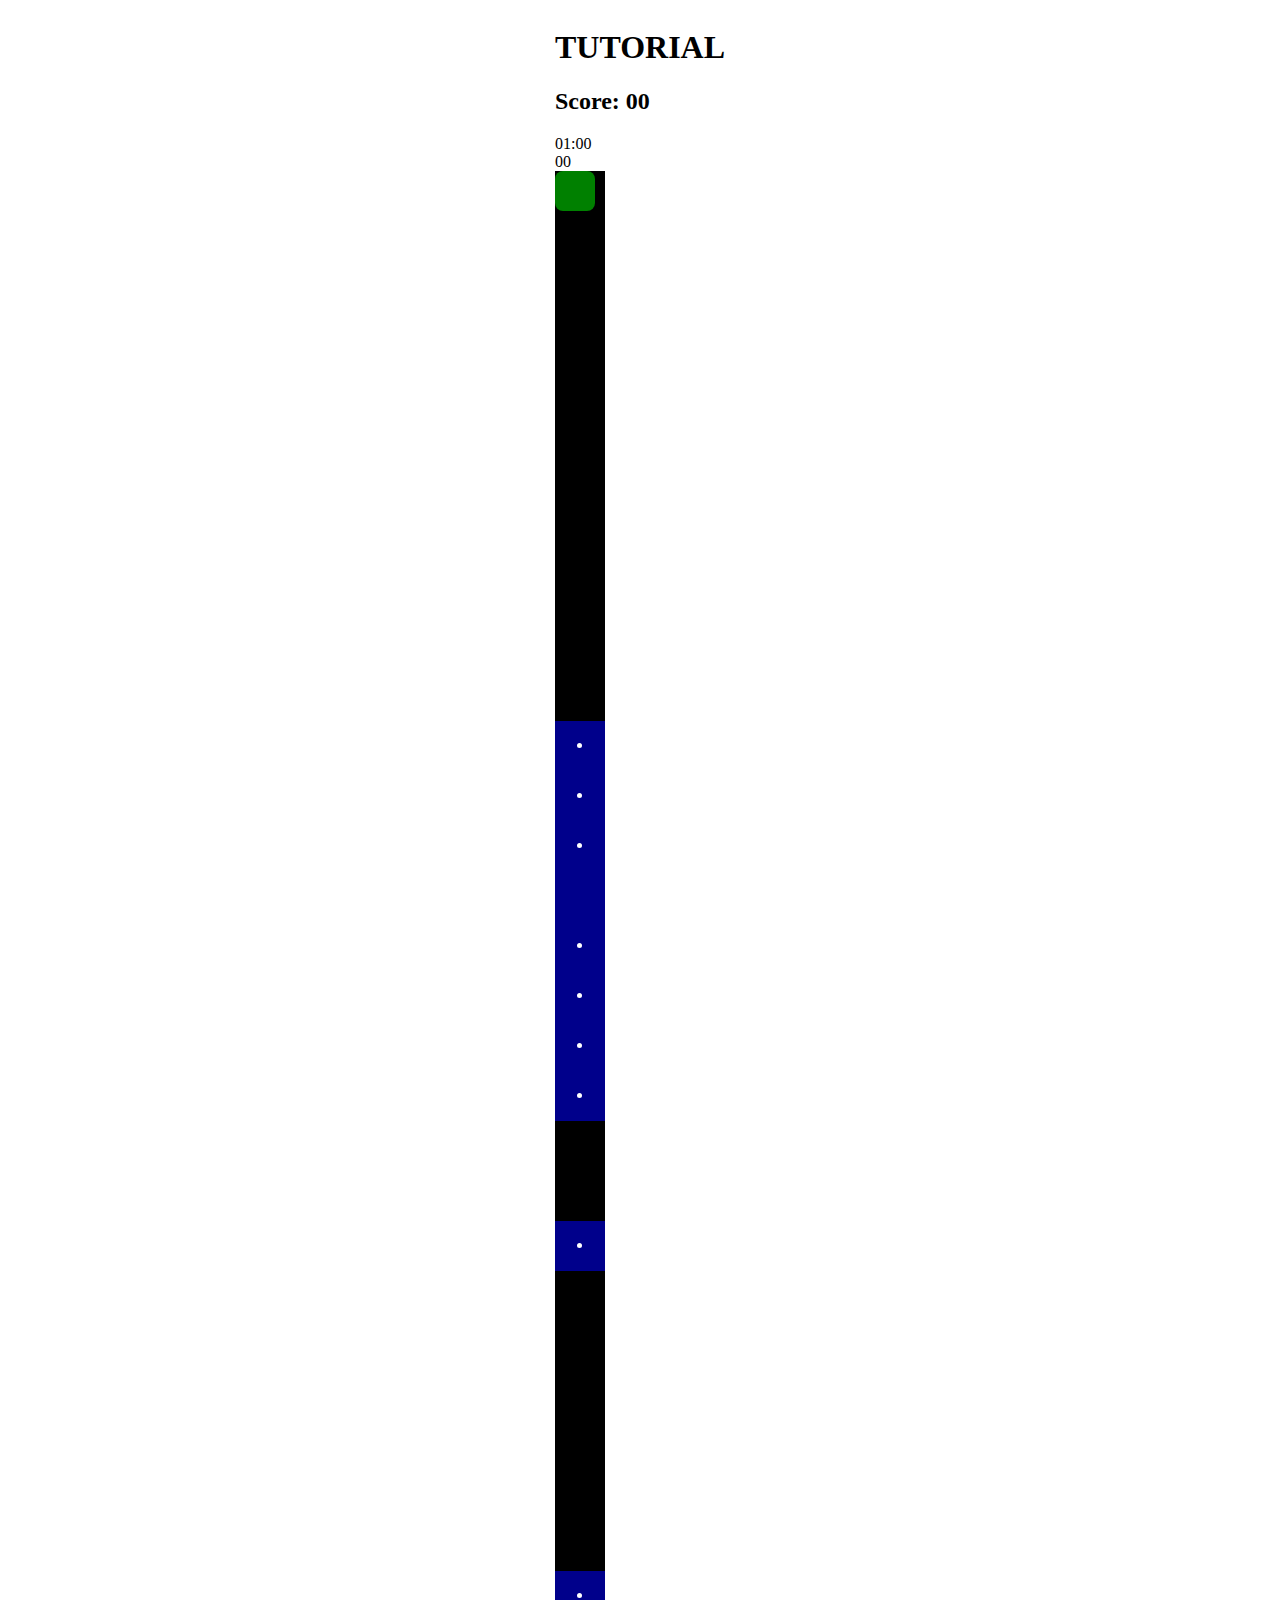
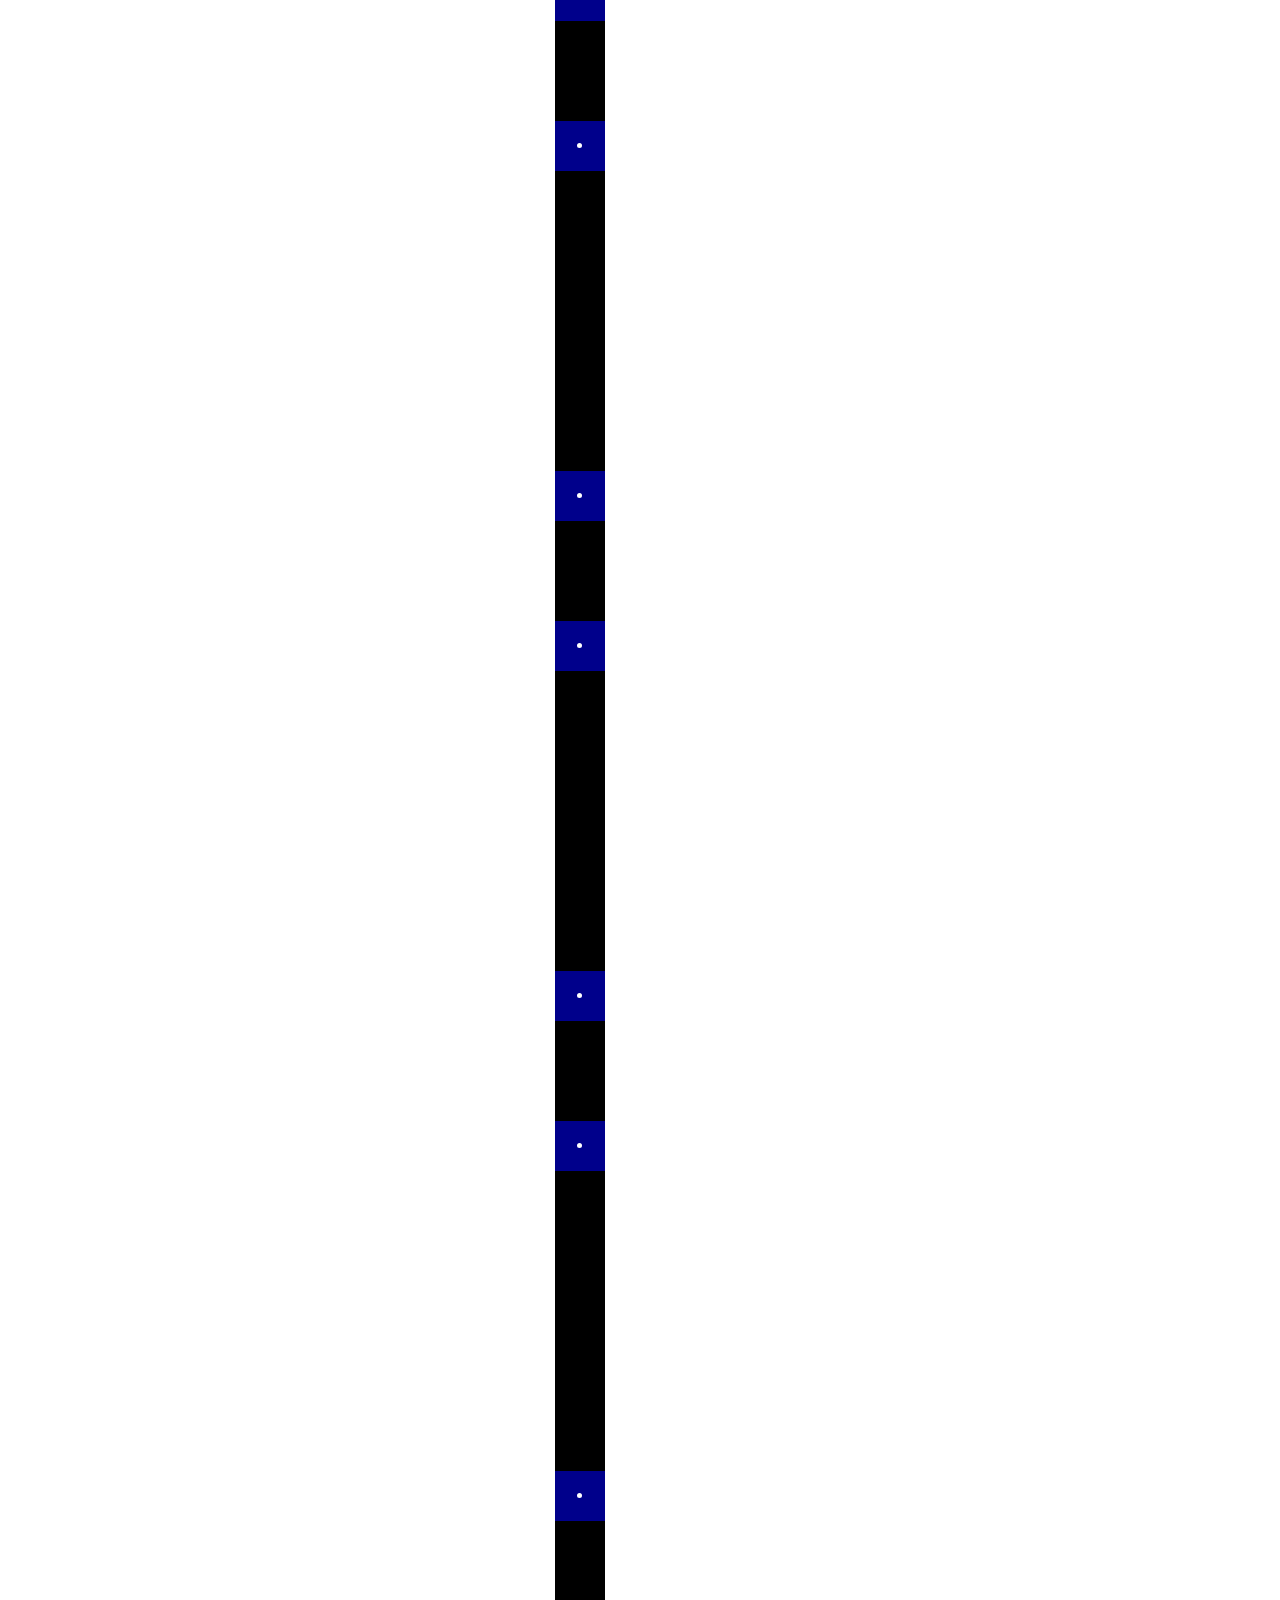
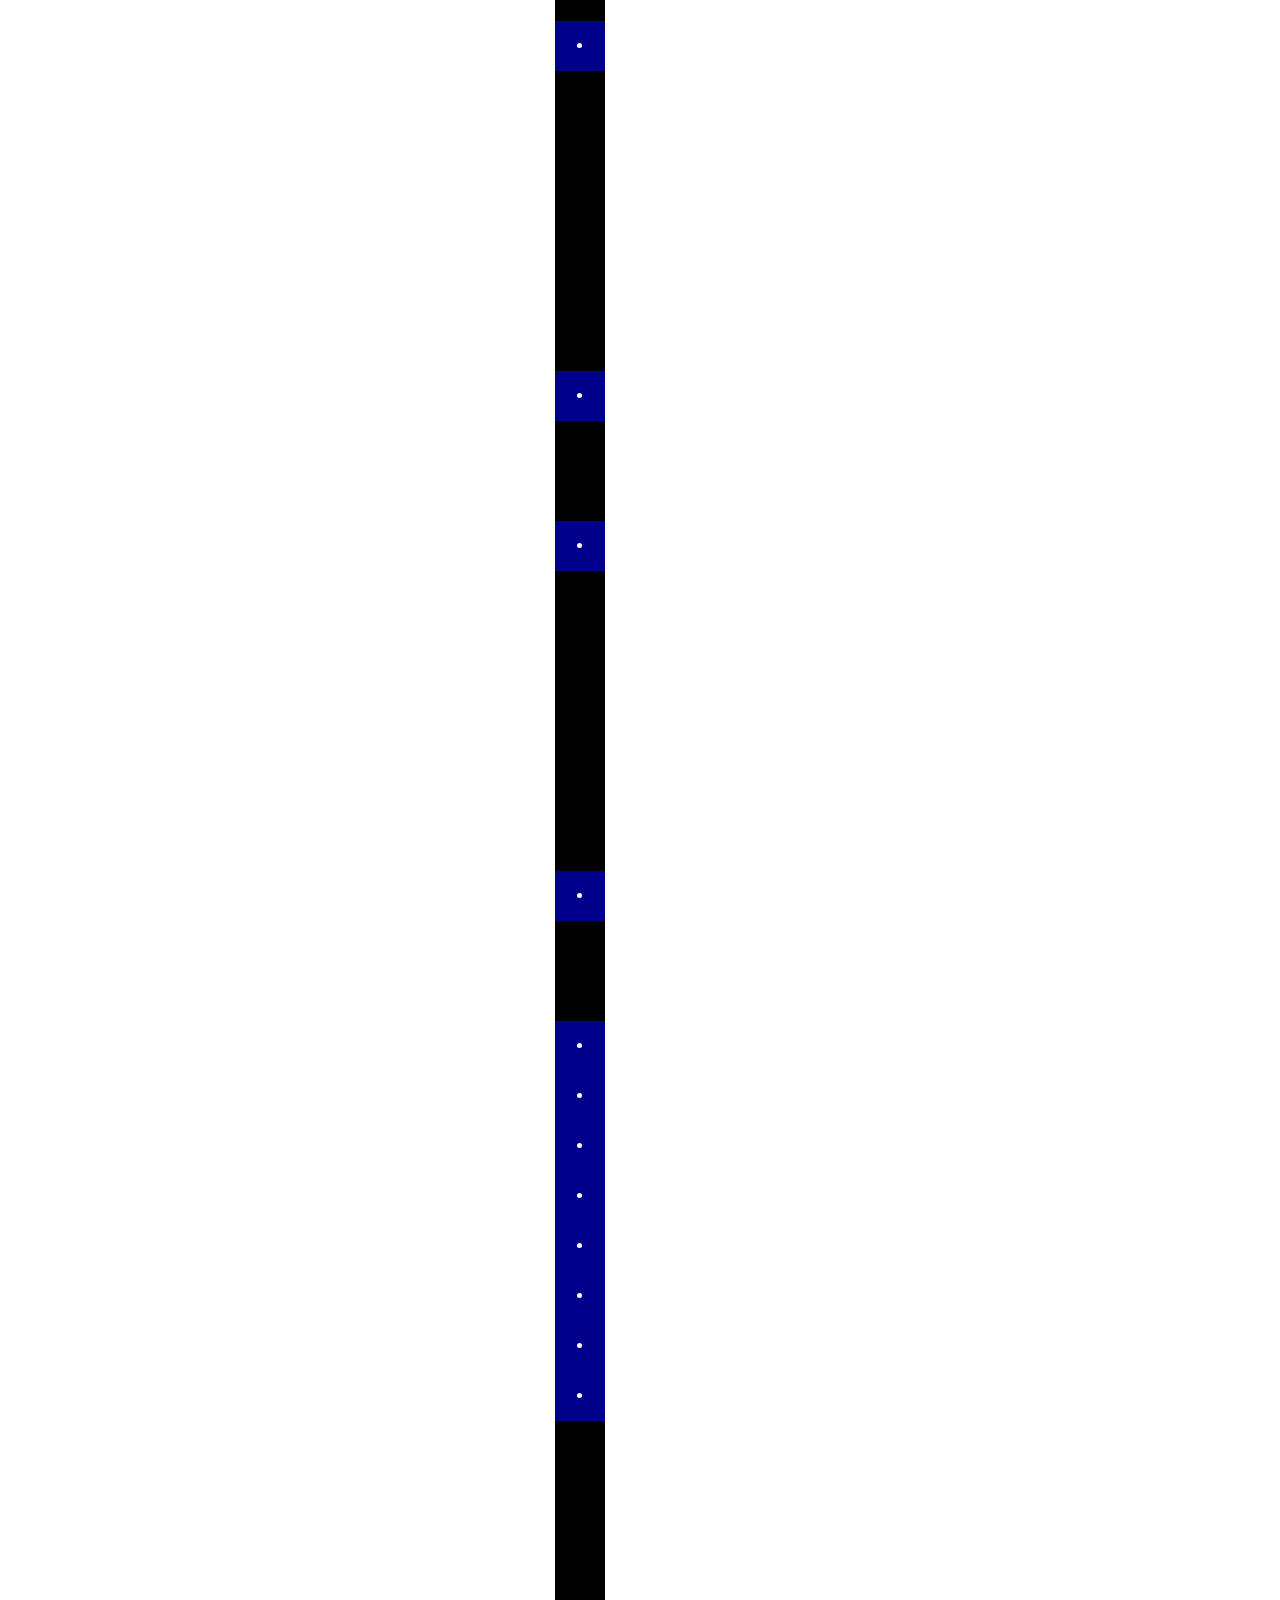
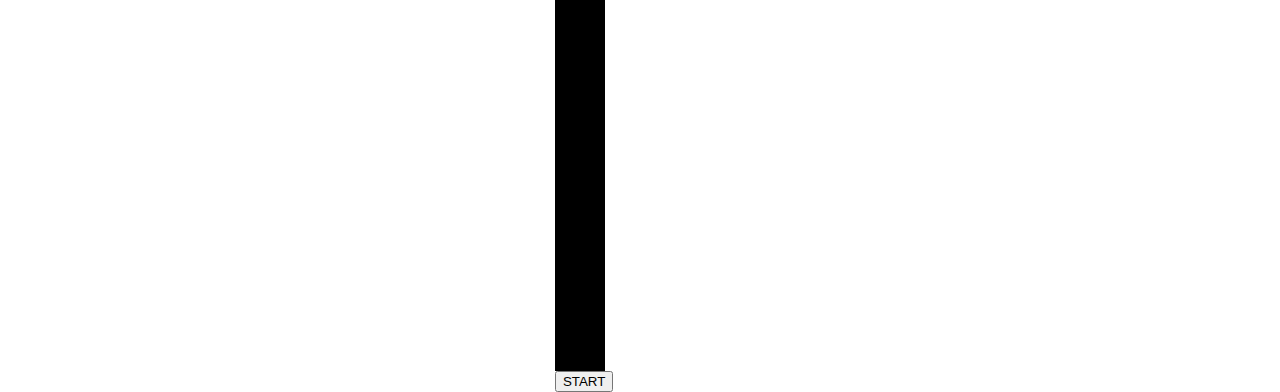
<file: tester-board/index.html>
<!DOCTYPE html>
<html lang="en">
<head>
    <meta charset="UTF-8">
    <meta http-equiv="X-UA-Compatible" content="IE=edge">
    <meta name="viewport" content="width=device-width, initial-scale=1.0">
    <title>Document</title>
    <link rel="stylesheet" href="./style.css">
    
</head>
<body>
    <section id="tutorial">
    <h1 id="titleTut">TUTORIAL</h1>

    <section id="score-timer">

        <h2 >Score: <span id="scoreTut">00</span></h2>

        <div id="clock">
                <div id="sphere">
                <span id="minDec" class="number">0</span><span id="minUni" class="number">1</span><span>:</span
                ><span id="secDec" class="number">0</span><span id="secUni" class="number">0</span>
        
                <div id="milliseconds"><span id="milDec">0</span><span id="milUni">0</span></div>
        
                </div>
        </div>
    </section>

    <section id="grid-tut">

        <div id="PMTut" class="Pac-man"></div>
        <div id="ghostTut" class="ghost"></div>
    
        <!-- row 0 -->

        <div class="grid-wall"></div>
        <div class="grid-wall"></div>
        <div class="grid-wall"></div>
        <div class="grid-wall"></div>
        <div class="grid-wall"></div>
        <div class="grid-wall"></div>
        <div class="grid-wall"></div>
        <div class="grid-wall"></div>
        <div class="grid-wall"></div>
        <div class="grid-wall"></div>
        
       
        <!-- row 1 -->

        <div class="grid-wall"></div>
        <div class="grid-cell">
            <div id="t1-1" class="pillTut"></div>
        </div>
        <div class="grid-cell">
            <div id="t1-2" class="pillTut"></div>
        </div>
        <div class="grid-cell">
            <div id="t1-3" class="pillTut"></div>
        </div>
        <div class="grid-cell">
            <div id="t1-4" class="start"></div>
        </div>
        <div class="grid-cell">
            <div id="t1-5" class="pillTut"></div>
        </div>
        <div class="grid-cell">
            <div id="t1-6" class="pillTut"></div>
        </div>
        <div class="grid-cell">
            <div id="t1-7" class="pillTut"></div>
        </div>
         <div class="grid-cell">
            <div id="t1-8" class="pillTut"></div>
        </div>
        <div class="grid-wall"></div>

        <!-- row 2 -->

        <div class="grid-wall"></div>
        <div class="grid-cell">
            <div id="t2-1" class="pillTut"></div>
        </div>
        <div class="grid-wall"></div>
        <div class="grid-wall"></div>
        <div class="grid-wall"></div>
        <div class="grid-wall"></div>
        <div class="grid-wall"></div>
        <div class="grid-wall"></div>
         <div class="grid-cell">
            <div id="t2-8" class="pillTut"></div>
        </div>
        <div class="grid-wall"></div>

        <!-- row 3 -->

        <div class="grid-wall"></div>
        <div class="grid-cell">
            <div id="t3-1" class="pillTut"></div>
        </div>
        <div class="grid-wall"></div>
        <div class="grid-wall"></div>
        <div class="grid-wall"></div>
        <div class="grid-wall"></div>
        <div class="grid-wall"></div>
        <div class="grid-wall"></div>
         <div class="grid-cell">
            <div id="t3-8" class="pillTut"></div>
        </div>
        <div class="grid-wall"></div>


        <!-- row 4 -->

        
        <div class="grid-wall"></div>
        <div class="grid-cell">
            <div id="t4-1" class="pillTut"></div>
        </div>
        <div class="grid-wall"></div>
        <div class="grid-wall"></div>
        <div class="grid-wall"></div>
        <div class="grid-wall"></div>
        <div class="grid-wall"></div>
        <div class="grid-wall"></div>
         <div class="grid-cell">
            <div id="t4-8" class="pillTut"></div>
        </div>
        <div class="grid-wall"></div>

        <!-- row 5 -->

   
        <div class="grid-wall"></div>
        <div class="grid-cell">
            <div id="t5-1" class="pillTut"></div>
        </div>
        <div class="grid-wall"></div>
        <div class="grid-wall"></div>
        <div class="grid-wall"></div>
        <div class="grid-wall"></div>
        <div class="grid-wall"></div>
        <div class="grid-wall"></div>
         <div class="grid-cell">
            <div id="t5-8" class="pillTut"></div>
        </div>
        <div class="grid-wall"></div>


        <!-- row 6 -->

        <div class="grid-wall"></div>
        <div class="grid-cell">
            <div id="t6-1" class="pillTut"></div>
        </div>
        <div class="grid-wall"></div>
        <div class="grid-wall"></div>
        <div class="grid-wall"></div>
        <div class="grid-wall"></div>
        <div class="grid-wall"></div>
        <div class="grid-wall"></div>
         <div class="grid-cell">
            <div id="t6-8" class="pillTut"></div>
        </div>
        <div class="grid-wall"></div>

        <!-- row 7 -->

        <div class="grid-wall"></div>
        <div class="grid-cell">
            <div id="t7-1" class="pillTut"></div>
        </div>
        <div class="grid-wall"></div>
        <div class="grid-wall"></div>
        <div class="grid-wall"></div>
        <div class="grid-wall"></div>
        <div class="grid-wall"></div>
        <div class="grid-wall"></div>
         <div class="grid-cell">
            <div id="t7-8" class="pillTut"></div>
        </div>
        <div class="grid-wall"></div>
        



        <!-- row 8 -->
        
        <div class="grid-wall"></div>
        <div class="grid-cell">
            <div id="t8-1" class="pillTut"></div>
        </div>
        <div class="grid-cell">
            <div id="t8-2" class="pillTut"></div>
        </div>
        <div class="grid-cell">
            <div id="t8-3" class="pillTut"></div>
        </div>
        <div class="grid-cell">
            <div id="t8-4" class="pillTut"></div>
        </div>
        <div class="grid-cell">
            <div id="t8-5" class="pillTut"></div>
        </div>
        <div class="grid-cell">
            <div id="t8-6" class="pillTut"></div>
        </div>
        <div class="grid-cell">
            <div id="t8-7" class="pillTut"></div>
        </div>
         <div class="grid-cell">
            <div id="t8-8" class="pillTut"></div>
        </div>
        <div class="grid-wall"></div>
             
       
        <!-- row 9 -->

        <div class="grid-wall"></div>
        <div class="grid-wall"></div>
        <div class="grid-wall"></div>
        <div class="grid-wall"></div>
        <div class="grid-wall"></div>
        <div class="grid-wall"></div>
        <div class="grid-wall"></div>
        <div class="grid-wall"></div>
        <div class="grid-wall"></div>
        <div class="grid-wall"></div>
       

    </section>

    <div id="buttons-tut">

        
        <button id="startTut" class="btn">START</button>
   

    </div>
    </section>
    
    <script type="module" src="./app.js"></script>
</body>
</html>
</file>
<file: style.css>
/* body and everything */

html {
    background: black;
    display: flex;
    justify-content: center;
    align-items: center;
}

body {
    
    background-image: url(./img/29262.jpg);
    background-size: auto;
    background-repeat: no-repeat;

    display: flex; 
    flex-direction: column;
    justify-content: space-between;
    align-items: center;
    border: 5px darkblue solid;
    height: 1000px;
    width:1500px;
    margin: 5px;
    color: white;
    font-family: 'Russo One', sans-serif;;

}


/* title board */

#header-bar {
    display: flex;
    height: 200px;
    width: 975px;
    justify-content: space-between;
}

#title-box {
    display: flex;
    width: 500px;
    height: 30px;
    font-size: 30px;
    padding: 0px;
    margin: 0px;
 
    justify-content: center;
    align-items: center;

}

h1 {
    
    margin: 0px;
    font-size: 30px;
}

#title {
    margin: 0px;
    font-size: 70px;
 
}

h1.mode {
    display: none;
    font-size: 1px;
}

.highscore-box ul {
    list-style: none;
    padding: 0px;
    margin: 10px 0 0 0;
}

.highscore-box.mode {
    display: none;
}

#middle-box {
    width: 400px;
    height: 150px;
    display: flex;
    flex-direction: column;
    align-items: center;
    
}

#left-box {
    width: 250px;
    height: 150px;
    display: flex;
    justify-content: center;
    align-items: center;
    
}

#right-box {
    width: 250px;
    height: 150px;
    display: flex;
    justify-content: center;
    align-items: center;
    
}

/* score and timers */

#score-timer {
    width: 400px;
    display: flex;
    justify-content: center;
    

}

#clock {
    display: flex;
    width: 350px;
    
    
    font-size: 60px;
    margin-top: 10px;
    font-family: 'Russo One', sans-serif;;
}

#clock.mode {
    display: none;
}

#lives {
    border: dodgerblue;
    display: flex;
    justify-content: center;
    width: 450px;
    height: 50px;
    margin-top: 10px;
    
    
}

.life {
    background-image: url(./img/spaceman-life.png);
    height: 50px;
    width: 50px;
    display: inline-block;
    margin: 0 10px;
}

#lives.mode {
    display: none;
}

.life.active {
    display: none;
}




/* grid */

#grid {
    height: 500px;
    width: 975px;
    display: grid;
    grid-template-columns: repeat(39, 1fr);
    grid-template-rows: repeat(20, 1fr);
    border: 1px solid black;
    position: relative;
    padding: 10px;
    border: darkblue 3px solid;
    background: black;
}

.grid-wall {
    background: blue;
    border: 2px solid darkblue;
    height: 21px;
    width: 21px;
}

.grid-wall.mode {
    background: rgb(22, 52, 150);
    border: 2px solid #09498a;
}

.grid-cell {
    display: flex;
    align-items: center;
    justify-content: center;
    background: black;
    position: relative;
    height: 25px;
    width: 25px;
}

.grid-cell.mode {
    background: rgb(6, 6, 54);
}

/* Characters */

.pill {
    background: white;
    border: 2px goldenrod solid;
    height: 5px;
    width: 5px;
    border-radius: 50%;

}

.pill.active {
    display: none;
}


#PM {
    background-image: url(./img/spaceman-still-down.png);
    background-size: 30px 30px;
    height: 30px;
    width: 30px;
    border-radius: 50%;
    position: absolute;
    z-index: 1;
}

.ghost {

    background-image: url("./img/Alien.gif");
    background-repeat: no-repeat;
    background-size: auto;
    width: 25px;
    height: 25px;
   
    position: absolute;
    z-index: 1;
}



/* buttons */

.score-head {
    
    display: flex;
    flex-direction: column;
    align-items: center;
    width: 350px;
    height: 190px;
    font-size: 30px;
    margin: 0;
    padding-top: 20px;
    background: black;
    border: solid darkblue 5px;
}



#score {
    font-size: 100px;
    
}


#buttons {
    margin: 20px;
    height: 500px;
    width: 1100px;
    display: flex;
    flex-direction: row;
    justify-content: space-evenly;

}

#button-panel {
    width: 350px;
    height: 210px;
    display: flex;
    justify-content: space-evenly;
    align-items: center;
    border: darkblue solid 5px;
    padding: 0 10px;
    background: black;
}

.bbox {
    display: flex;
    flex-direction: column;
    justify-content: center;
    align-items: center;
}

.btn {
    width: 70px;
    height: 70px;
    border-radius: 50%;
    border-color: darkred;
    border-style: solid;
    border-top: 5px;
    border-right: 7px;
    background: rgb(211, 23, 60);
    color: white;
    font-size: 20px;
    outline: none;
    cursor: pointer;
}





.btn:hover {
    background: rgb(179, 18, 50);
}

.btn:active {
    width: 70px;
    height: 70px;
    border-radius: 50%;
    border-color: darkred;
    border-style: solid;
    background: rgb(211, 23, 60);
    color: white;
    font-size: 20px;
    outline: none;

}

.btn.mode {
    background: gold;
    border-color: goldenrod;
}

.btn.mode:hover {
    background: rgb(177, 132, 18);
}

.btn.mode:active {
    background: gold;
    border-color: goldenrod;
}

.button-outer {
    display: flex;
    align-items: center;
    justify-content: center;
    width: 90px;
    height: 90px;
    border-radius: 50%;
    background:rgb(230, 52, 88);

}

.button-outer.mode {
    background: rgb(252, 219, 34);
}



.btn.no-click {
    pointer-events: none;
}

/* control square */

#controls {
    background: black;
    height: 210px;
    width: 210px;
    display: grid;
    grid-template-columns: repeat(3, 1fr);
    grid-template-rows: repeat(3, 1fr);
    border: 5px solid darkblue;
    position: relative;
    
}


.arrow-box-left {
    grid-column: 1/3;
    grid-row: 2/3;
    background: black;
    width: 70px;
    height: 70px;
    display: flex;
    align-items: center;
    justify-content: center;
}

.left {
    width: 0;
    height: 0;
    border-right: 40px solid rgb(211, 23, 60);
    border-top: 30px solid transparent;
    border-bottom: 30px solid transparent;
    margin-right: 20px;
    
}

.left.mode {
    border-right-color: gold;
}

.arrow-box-right {
    grid-column: 3/3;
    grid-row: 2/3;
    background: black;
    width: 70px;
    height: 70px;
    display: flex;
    align-items: center;
    justify-content: center;
}


.right {
    width: 0;
    height: 0;
    border-left: 40px solid rgb(211, 23, 60);
    border-top: 30px solid transparent;
    border-bottom: 30px solid transparent;
    margin-left: 20px;
    
}

.right.mode {
    border-left-color: gold;
}


.arrow-box-up {
    grid-column: 2/3;
    grid-row: 1/3;
    background: black;
    width: 70px;
    height: 70px;
    display: flex;
    align-items: center;
    justify-content: center;
    
}

.up {
    width: 0;
    height: 0;
    border-left: 30px solid transparent;
    border-right: 30px solid transparent;
    border-bottom: 40px solid rgb(211, 23, 60);
    margin-bottom: 20px;
}

.up.mode {
    border-bottom-color: gold;
}


.box-joystick {
    grid-column: 2/3;
    grid-row: 2/3;
    width: 70px;
    height: 70px;
    display: flex;
    align-items: center;
    justify-content: center;
}

.arrow-box-down {
    grid-column: 2/3;
    grid-row: 3/3;
    background: black;
    width: 70px;
    height: 70px;
    display: flex;
    align-items: center;
    justify-content: center;
}

.down {
    width: 0;
    height: 0;
    border-left: 30px solid transparent;
    border-right: 30px solid transparent;
    border-top: 40px solid rgb(211, 23, 60);
    margin-top: 20px;
}

.down.mode {
    border-top-color: gold;
}


    

/* joystick */

#joystick {
    background: red;
    height: 45px;
    width: 45px;
    border-radius: 50%;
    box-shadow:
    0px 0px 0px 10px #e32,
    0px 0px 0px 20px #d32,
    0px 0px 0px 30px #c32;
    position: absolute;
    z-index: 1;
    

}

#joystick.mode {
    background: gold;
    box-shadow:
    0px 0px 0px 10px rgb(240, 188, 58),
    0px 0px 0px 20px rgb(233, 177, 34),
    0px 0px 0px 30px goldenrod;
}

.left-side {
    left: 55px;
}

.right-side {
    right: 55px
}

.up-side {
    top: 55px;
}

.down-side {
    bottom: 55px;
}

#stick {
    background: grey;
    height: 75px;
    width: 75px;
    border-radius: 50%;
    position: absolute;
    z-index: 0.5;
}

/* Game Over */

.popup {
    display: flex;

}



.popup .content {
    position: absolute;
    top: 50%;
    left: 50%;
    transform: translate(-50%, -50%) scale(0);
    background:black;
    border: darkblue 5px solid;
    width: 550px;
    height: 420px;
    z-index: 3;
    text-align: center;
    padding: 20px;
    box-sizing: border-box;
}

.popup .content h1 {
    font-size: 80px;
}

#score-text {
    font-size: 80px;
    margin: 0px;
}

.popup #try {
   
    margin-top: 0;
}




.popup.active .content {
    transition: all 300ms ease-in-out;
    transform: translate(-50%, -50%) scale(1);
}



/* Tutorial */

#tutorial {
    display: flex;
    align-items: center;
    justify-content: center;
    flex-direction: column;
}

#grid-tut {
    height: 400px;
    width: 400px;
    display: grid;
    grid-template-columns: repeat(10, 1fr);
    grid-template-rows: repeat(10, 1fr);
    border: 1px solid black;
    position: relative;
}

.grid-wall-tut {
    background: black;
    height: 40px;
    width: 40px;
}

.grid-cell-tut {
    display: flex;
    align-items: center;
    justify-content: center;
    background: darkblue;
    position: relative;
    height: 40px;
    width: 40px;
}

.pillTut {
    background: white;
    border: 2px goldenrod solid;
    height: 8px;
    width: 8px;
    border-radius: 50%;

}

.pillTut.active {
    display: none;
}

#PMTut {
    background-image: url(./img/spaceman-still-down-tutorial.png);
    background-size: 50px 50px;
    height: 40px;
    width: 40px;
    border-radius: 50%;
    position: absolute;
    z-index: 1;
}



#ghostTut {
    background-image: url(./img/Alien-tutorial.gif);
    background-size: auto;
    height: 40px;
    width: 40px;
    border-radius: 20%;
    position: absolute;
    z-index: 1;
}


#buttons {
    margin: 20px;
}

.btn.no-click {
    pointer-events: none;
}

.popup-tut .content {
    position: absolute;
    top: 50%;
    left: 50%;
    transform: translate(-50%, -50%) scale(0);
    background: black;
    border: 5px solid blue;
    width: 850px;
    height: 850px;
    z-index: 3;
    text-align: center;
    padding: 20px;
    box-sizing: border-box;
}

.popup-tut .grid {
    position: absolute;
    left: 190px ;
}


.popup-tut .try-again {
   
    width: 510px;
    height: 30px;
    bottom: 10px;
    background: black;
    color: white;
    text-align: center;
}




.popup-tut.active .content {
    transition: all 300ms ease-in-out;
    transform: translate(-50%, -50%) scale(1);
}

#buttons-tut {
    margin: 20px;
    height: 200px;
    width: 400px;
    display: flex;
    flex-direction: row;
    justify-content: space-evenly;
    margin-left: 190px;
    margin-right: 50px;
    margin-top: 0;
    

}

.score-head-tut {
    
    display: flex;
    flex-direction: column;
    align-items: center;
    width: 100px;
    font-size: 30px;
}


#scoreTut {
    margin: 0;
}

.tut-text {
    list-style: none;
    margin: 0;
    padding: 0;
}

.tut-text li {
    margin-top: 5px;
    font-size: 13px;
}
</file>
<file: main-game/style.css>
/* body and everything */

body {
    display: flex; 
    flex-direction: column;
    justify-content: space-between;
    align-items: center;
    height: 800px;
    background: black;
    color: white;

}


/* title board */

#header-bar {
    display: flex;
    height: 200px;
}

#title-box {
    display: flex;
    width: 500px;
    height: 75px;
    font-size: 30px;
    padding: 0px;
    margin: 0px;
 
    justify-content: center;
    align-items: center;

}

h1 {
    margin: 0px;
}

#title {
    margin: 0px;
    font-size: 70px;
 
}

h1.mode {
    display: none;
    font-size: 1px;
}

.highscore-box ul {
    list-style: none;
    padding: 0px;
}

.middle-box {
    display: flex;
    flex-direction: column;
    justify-content: space-evenly;
    align-items: center;
}

/* score and timers */

#score-timer {
    width: 400px;
    display: flex;
    justify-content: center;
    font-family: "Digi";

}

#clock {
    display: flex;
    flex-direction: column;
    align-items: center;
    justify-content: center;
    font-size: 30px;
}

#clock.mode {
    display: none;
}




/* grid */

#grid {
    height: 500px;
    width: 975px;
    display: grid;
    grid-template-columns: repeat(39, 1fr);
    grid-template-rows: repeat(20, 1fr);
    border: 1px solid black;
    position: relative;
}

.grid-wall {
    background: blue;
    border: 2px solid darkblue;
    height: 21px;
    width: 21px;
}

.grid-wall.mode {
    background: darkgrey;
    border: 2px solid darkslategrey;
}

.grid-cell {
    display: flex;
    align-items: center;
    justify-content: center;
    background: black;
    position: relative;
    height: 25px;
    width: 25px;
}

.grid-cell.mode {
    background: darkblue;
}

/* Characters */

.pill {
    background: white;
    height: 5px;
    width: 5px;
    border-radius: 50%;

}

.pill.active {
    display: none;
}


#PM {
    background: yellow;
    height: 25px;
    width: 25px;
    border-radius: 50%;
    position: absolute;
    z-index: 1;
}

.ghost {
    background: green;
    height: 25px;
    width: 25px;
    border-radius: 20%;
    position: absolute;
    z-index: 1;
}



/* buttons */

.score-head {
    
    display: flex;
    flex-direction: column;
    align-items: center;
    width: 200px;
    font-size: 30px;
}

#score {
    font-size: 100px;
}


/* buttons */




#buttons {
    margin: 20px;
    height: 500px;
    width: 1000px;
    display: flex;
    flex-direction: row;
    justify-content: space-evenly;

}

#button-panel {
    width: 250px;
    height: 250px;
    display: flex;
    justify-content: space-between;
    align-items: center;
}

.bbox {
    display: flex;
    flex-direction: column;
    justify-content: center;
    align-items: center;
}

.btn {
    width: 70px;
    height: 70px;
    border-radius: 50%;
    border-color: darkred;
    border-style: solid;
    border-top: 5px;
    border-right: 7px;
    background: rgb(211, 23, 60);
    color: white;
    font-size: 20px;
    outline: none;
}





.btn:hover {
    background: rgb(179, 18, 50);
}

.btn:active {
    width: 70px;
    height: 70px;
    border-radius: 50%;
    border-color: darkred;
    border-style: solid;
    background: rgb(211, 23, 60);
    color: white;
    font-size: 20px;
    outline: none;

}

.btn.mode {
    background: gold;
    border-color: goldenrod;
}

.btn.mode:hover {
    background: rgb(177, 132, 18);
}

.btn.mode:active {
    background: gold;
    border-color: goldenrod;
}

.button-outer {
    display: flex;
    align-items: center;
    justify-content: center;
    width: 90px;
    height: 90px;
    border-radius: 50%;
    background:rgb(230, 52, 88);

}

.button-outer.mode {
    background: rgb(252, 219, 34);
}



.btn.no-click {
    pointer-events: none;
}

/* control square */

#controls {
    background: black;
    height: 210px;
    width: 210px;
    display: grid;
    grid-template-columns: repeat(3, 1fr);
    grid-template-rows: repeat(3, 1fr);
    border: 3px solid darkblue;
    position: relative;
}


.arrow-box-left {
    grid-column: 1/3;
    grid-row: 2/3;
    background: black;
    width: 70px;
    height: 70px;
    display: flex;
    align-items: center;
    justify-content: center;
}

.left {
    width: 0;
    height: 0;
    border-right: 40px solid rgb(211, 23, 60);
    border-top: 30px solid transparent;
    border-bottom: 30px solid transparent;
    margin-right: 20px;
    
}

.left.mode {
    border-right-color: gold;
}

.arrow-box-right {
    grid-column: 3/3;
    grid-row: 2/3;
    background: black;
    width: 70px;
    height: 70px;
    display: flex;
    align-items: center;
    justify-content: center;
}


.right {
    width: 0;
    height: 0;
    border-left: 40px solid rgb(211, 23, 60);
    border-top: 30px solid transparent;
    border-bottom: 30px solid transparent;
    margin-left: 20px;
    
}

.right.mode {
    border-left-color: gold;
}


.arrow-box-up {
    grid-column: 2/3;
    grid-row: 1/3;
    background: black;
    width: 70px;
    height: 70px;
    display: flex;
    align-items: center;
    justify-content: center;
    
}

.up {
    width: 0;
    height: 0;
    border-left: 30px solid transparent;
    border-right: 30px solid transparent;
    border-bottom: 40px solid rgb(211, 23, 60);
    margin-bottom: 20px;
}

.up.mode {
    border-bottom-color: gold;
}


.box-joystick {
    grid-column: 2/3;
    grid-row: 2/3;
    width: 70px;
    height: 70px;
    display: flex;
    align-items: center;
    justify-content: center;
}

.arrow-box-down {
    grid-column: 2/3;
    grid-row: 3/3;
    background: black;
    width: 70px;
    height: 70px;
    display: flex;
    align-items: center;
    justify-content: center;
}

.down {
    width: 0;
    height: 0;
    border-left: 30px solid transparent;
    border-right: 30px solid transparent;
    border-top: 40px solid rgb(211, 23, 60);
    margin-top: 20px;
}

.down.mode {
    border-top-color: gold;
}


    

/* joystick */

#joystick {
    background: red;
    height: 45px;
    width: 45px;
    border-radius: 50%;
    box-shadow:
    0px 0px 0px 10px #e32,
    0px 0px 0px 20px #d32,
    0px 0px 0px 30px #c32;
    position: absolute;
    z-index: 1;
    

}

#joystick.mode {
    background: gold;
    box-shadow:
    0px 0px 0px 10px rgb(240, 188, 58),
    0px 0px 0px 20px rgb(233, 177, 34),
    0px 0px 0px 30px goldenrod;
}

.left-side {
    left: 55px;
}

.right-side {
    right: 55px
}

.up-side {
    top: 55px;
}

.down-side {
    bottom: 55px;
}

#stick {
    background: grey;
    height: 75px;
    width: 75px;
    border-radius: 50%;
    position: absolute;
    z-index: 0.5;
}

/* Game Over */

.popup {
    display: flex;

}



.popup .content {
    position: absolute;
    top: 50%;
    left: 50%;
    transform: translate(-50%, -50%) scale(0);
    background: darkblue;
    width: 550px;
    height: 320px;
    z-index: 3;
    text-align: center;
    padding: 20px;
    box-sizing: border-box;
}

.popup .try-again {
   
    width: 510px;
    height: 30px;
    bottom: 10px;
    background: black;
    color: white;
    text-align: center;
}




.popup.active .content {
    transition: all 300ms ease-in-out;
    transform: translate(-50%, -50%) scale(1);
}



/* Tutorial */

#tutorial {
    display: flex;
    align-items: center;
    justify-content: center;
    flex-direction: column;
}

#grid-tut {
    height: 400px;
    width: 400px;
    display: grid;
    grid-template-columns: repeat(10, 1fr);
    grid-template-rows: repeat(10, 1fr);
    border: 1px solid black;
    position: relative;
}

.grid-wall-tut {
    background: black;
    height: 40px;
    width: 40px;
}

.grid-cell-tut {
    display: flex;
    align-items: center;
    justify-content: center;
    background: darkblue;
    position: relative;
    height: 40px;
    width: 40px;
}

.pillTut {
    background: white;
    height: 5px;
    width: 5px;
    border-radius: 50%;

}

.pillTut.active {
    display: none;
}

#PMTut {
    background: yellow;
    height: 40px;
    width: 40px;
    border-radius: 50%;
    position: absolute;
    z-index: 1;
}



#ghostTut {
    background: green;
    height: 40px;
    width: 40px;
    border-radius: 20%;
    position: absolute;
    z-index: 1;
}


#buttons {
    margin: 20px;
}

.btn.no-click {
    pointer-events: none;
}

.popup-tut .content {
    position: absolute;
    top: 50%;
    left: 50%;
    transform: translate(-50%, -50%) scale(0);
    background: black;
    border: 5px solid blue;
    width: 800px;
    height: 850px;
    z-index: 3;
    text-align: center;
    padding: 20px;
    box-sizing: border-box;
}

.popup-tut .grid {
    position: absolute;
    left: 170px ;
}


.popup-tut .try-again {
   
    width: 510px;
    height: 30px;
    bottom: 10px;
    background: black;
    color: white;
    text-align: center;
}




.popup-tut.active .content {
    transition: all 300ms ease-in-out;
    transform: translate(-50%, -50%) scale(1);
}

#buttons-tut {
    margin: 20px;
    height: 200px;
    width: 400px;
    display: flex;
    flex-direction: row;
    justify-content: space-evenly;
    margin-left: 175px;
    margin-right: 50px;
    

}

.score-head-tut {
    
    display: flex;
    flex-direction: column;
    align-items: center;
    width: 100px;
    font-size: 30px;
}


#scoreTut {
    margin: 0;
}
</file>
<file: tester-board/style.css>
body {
    display: flex; 
    flex-direction: column;
    justify-content: space-between;
    align-items: center;
    height: 600px;

}

#gridTut {
    height: 500px;
    width: 500px;
    display: grid;
    grid-template-columns: repeat(10, 1fr);
    grid-template-rows: repeat(10, 1fr);
    border: 1px solid black;
    position: relative;
}

.grid-wall {
    background: black;
    height: 50px;
    width: 50px;
}

.grid-cell {
    display: flex;
    align-items: center;
    justify-content: center;
    background: darkblue;
    position: relative;
    height: 50px;
    width: 50px;
}

.pillTut {
    background: white;
    height: 5px;
    width: 5px;
    border-radius: 50%;

}

.pillTut.active {
    display: none;
}

#PMTut {
    background: yellow;
    height: 40px;
    width: 40px;
    border-radius: 50%;
    position: absolute;
    z-index: 1;
}



#ghostTut {
    background: green;
    height: 40px;
    width: 40px;
    border-radius: 20%;
    position: absolute;
    z-index: 1;
}


#buttons {
    margin: 20px;
}

.btn.no-click {
    pointer-events: none;
}
</file>
